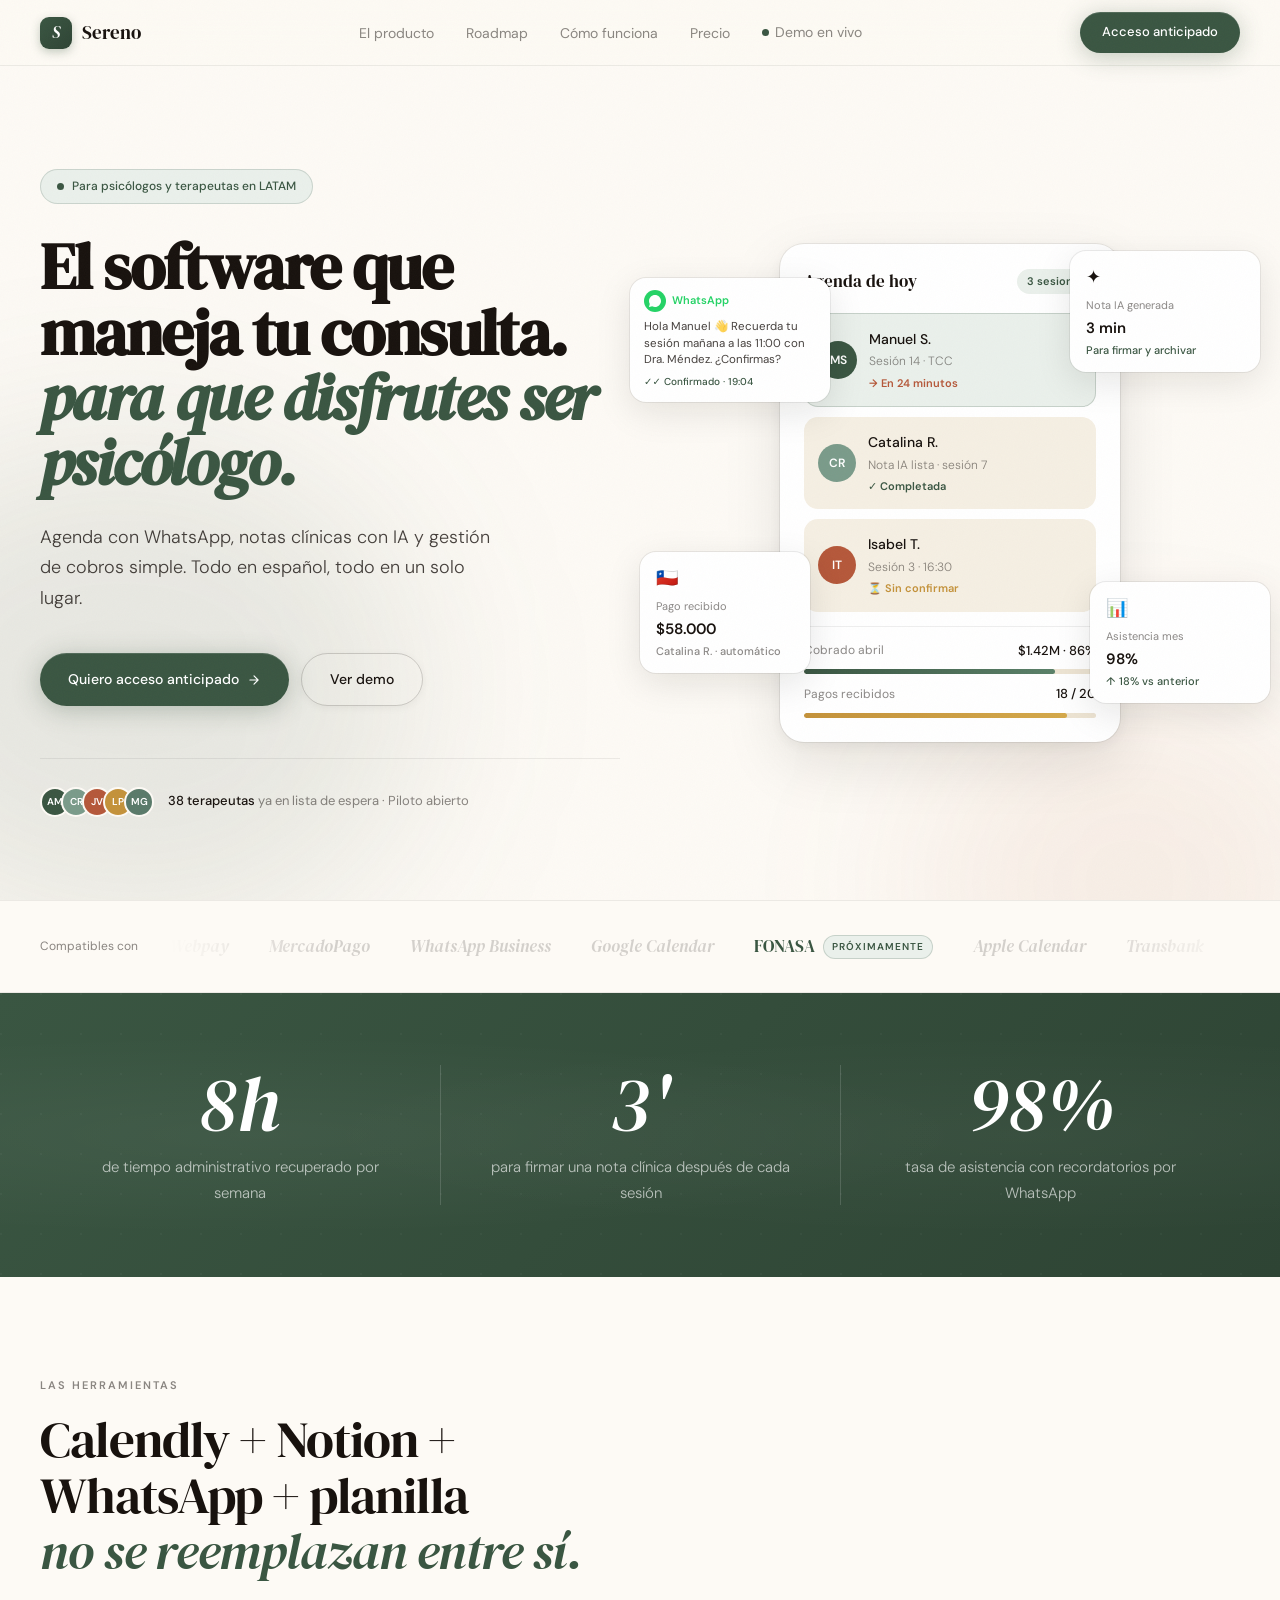
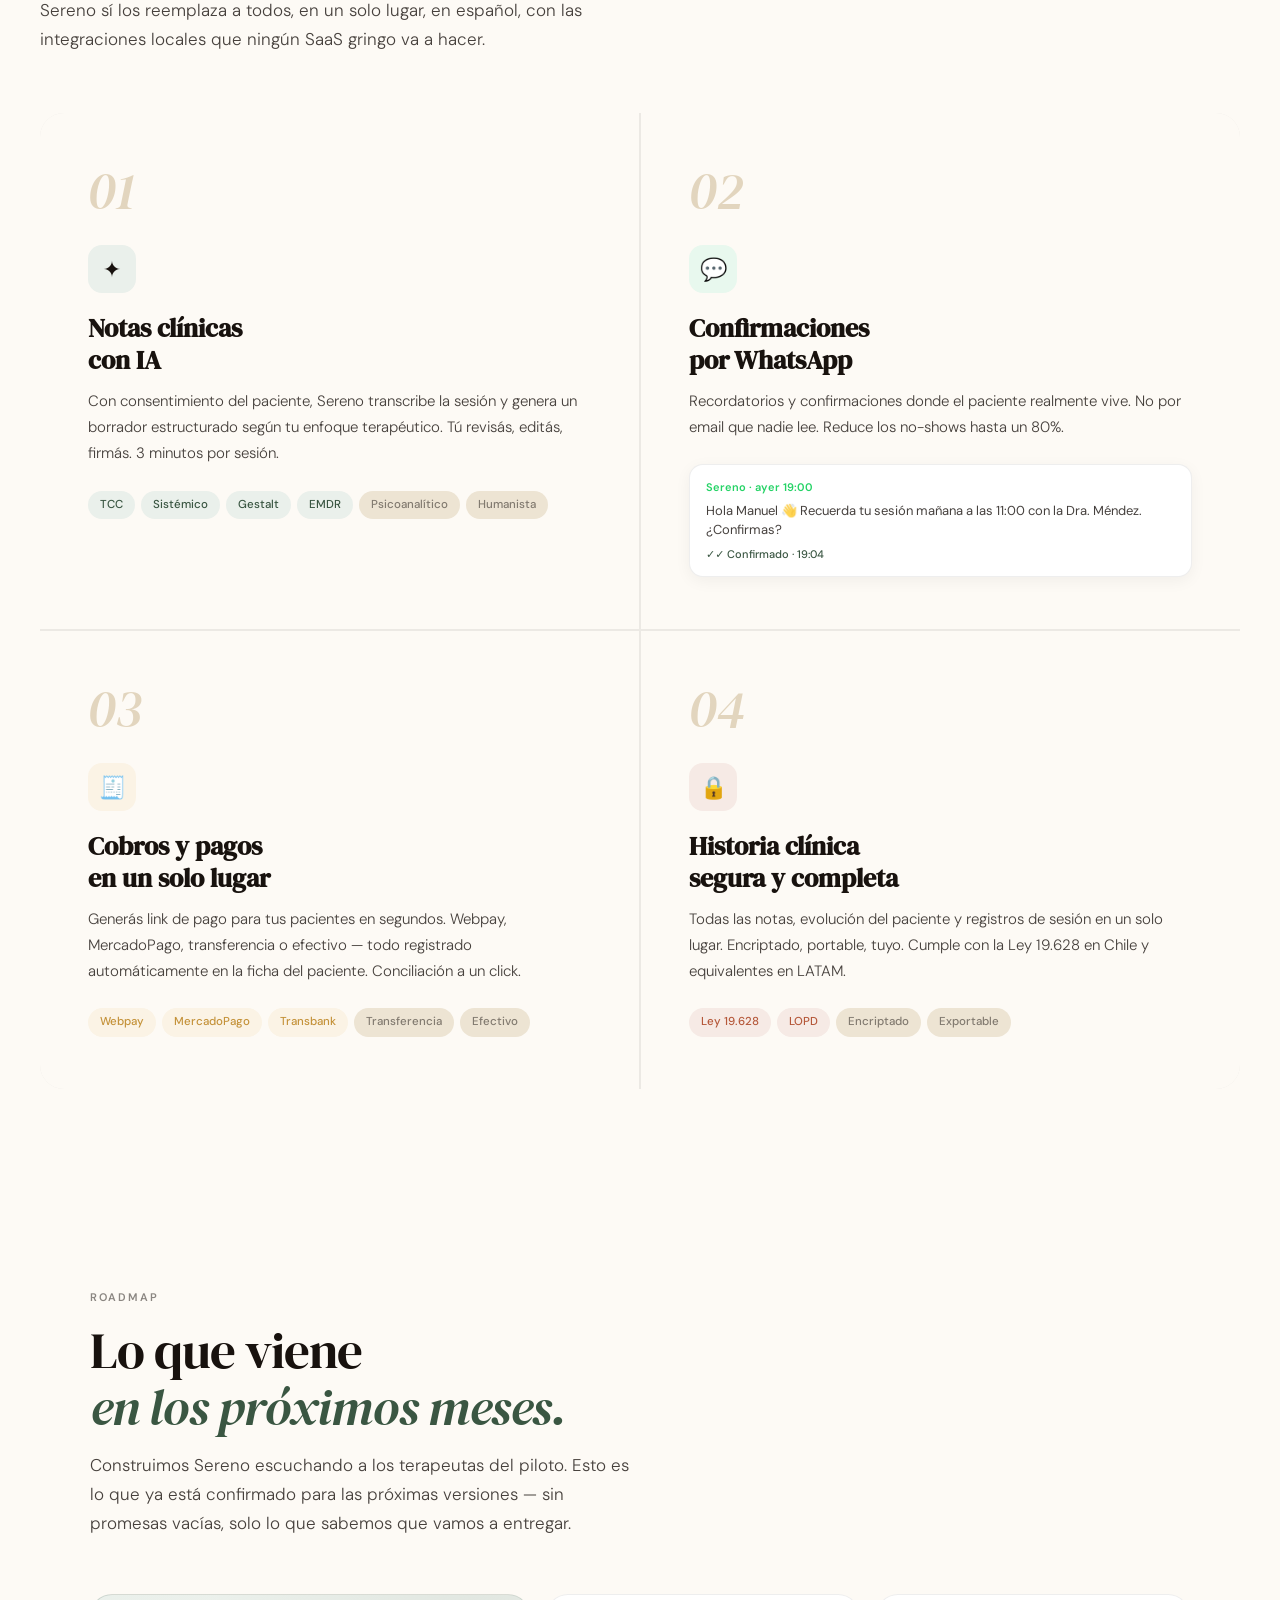
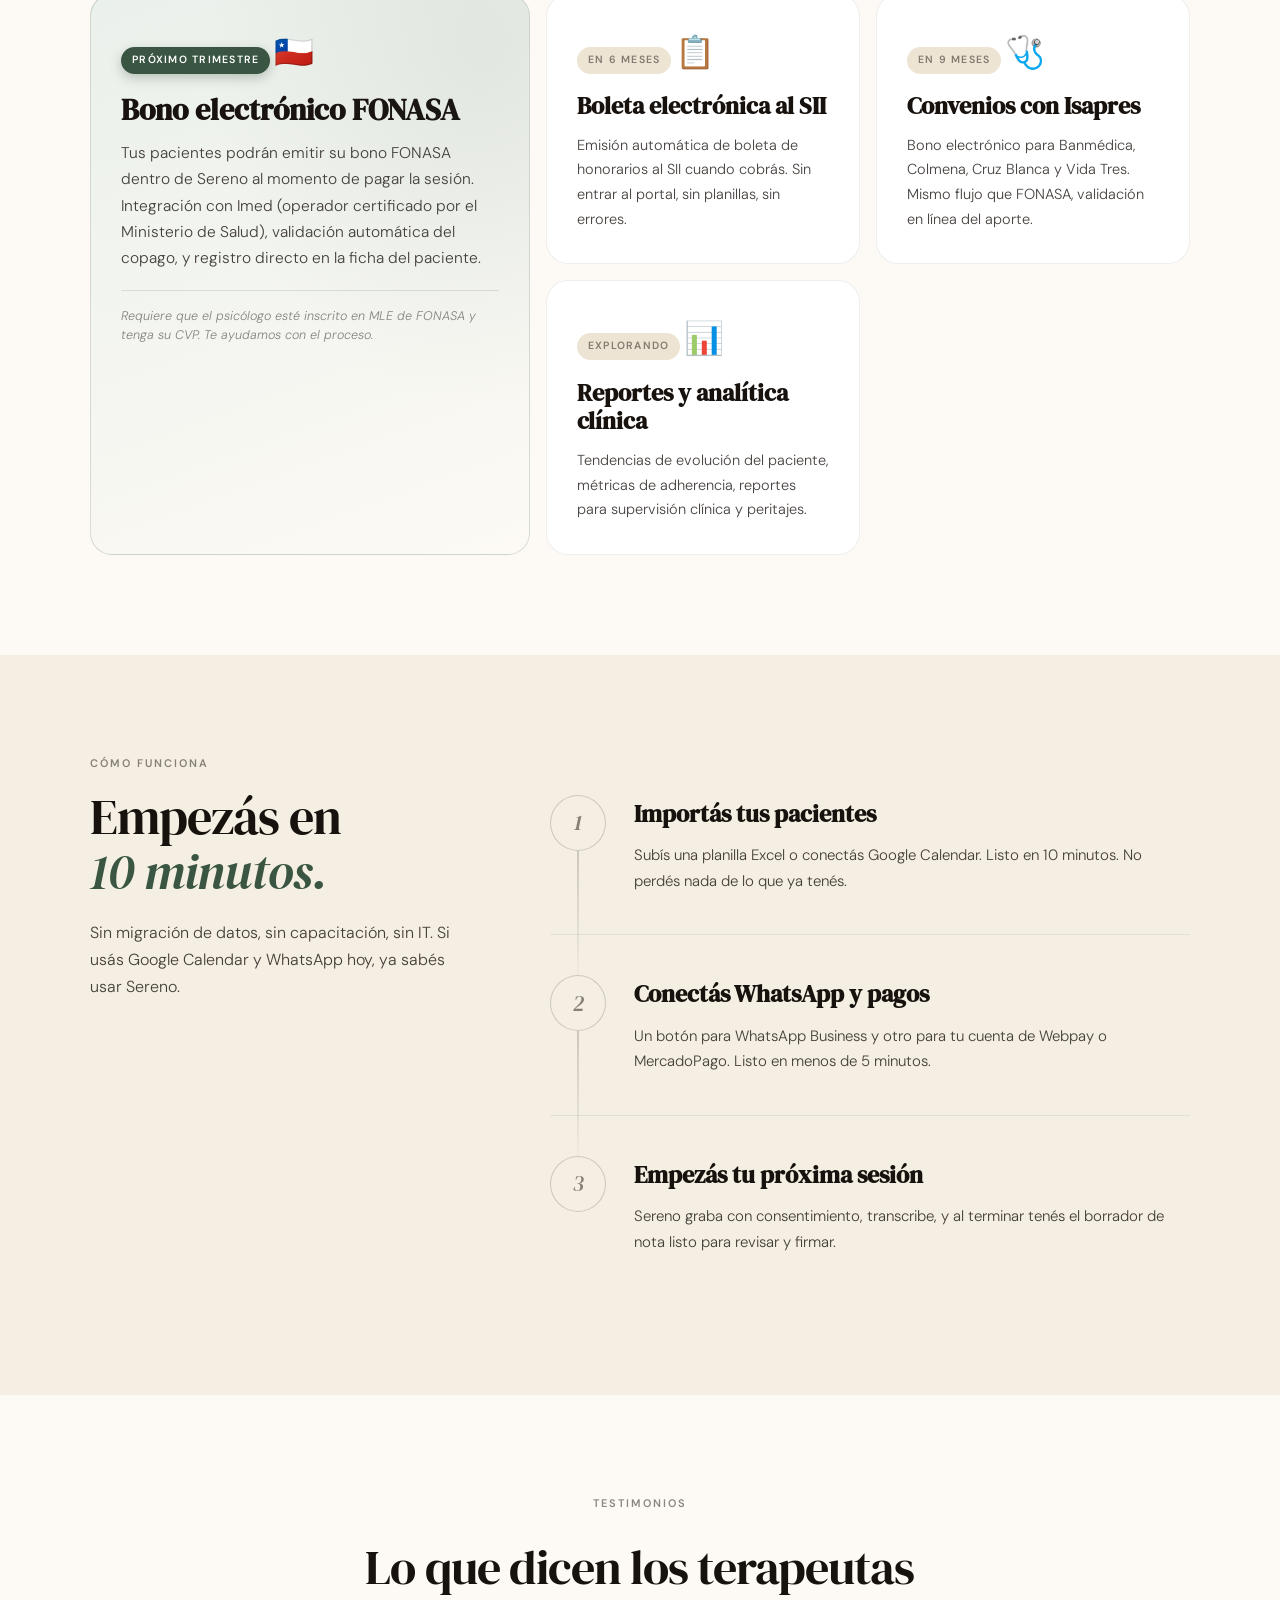
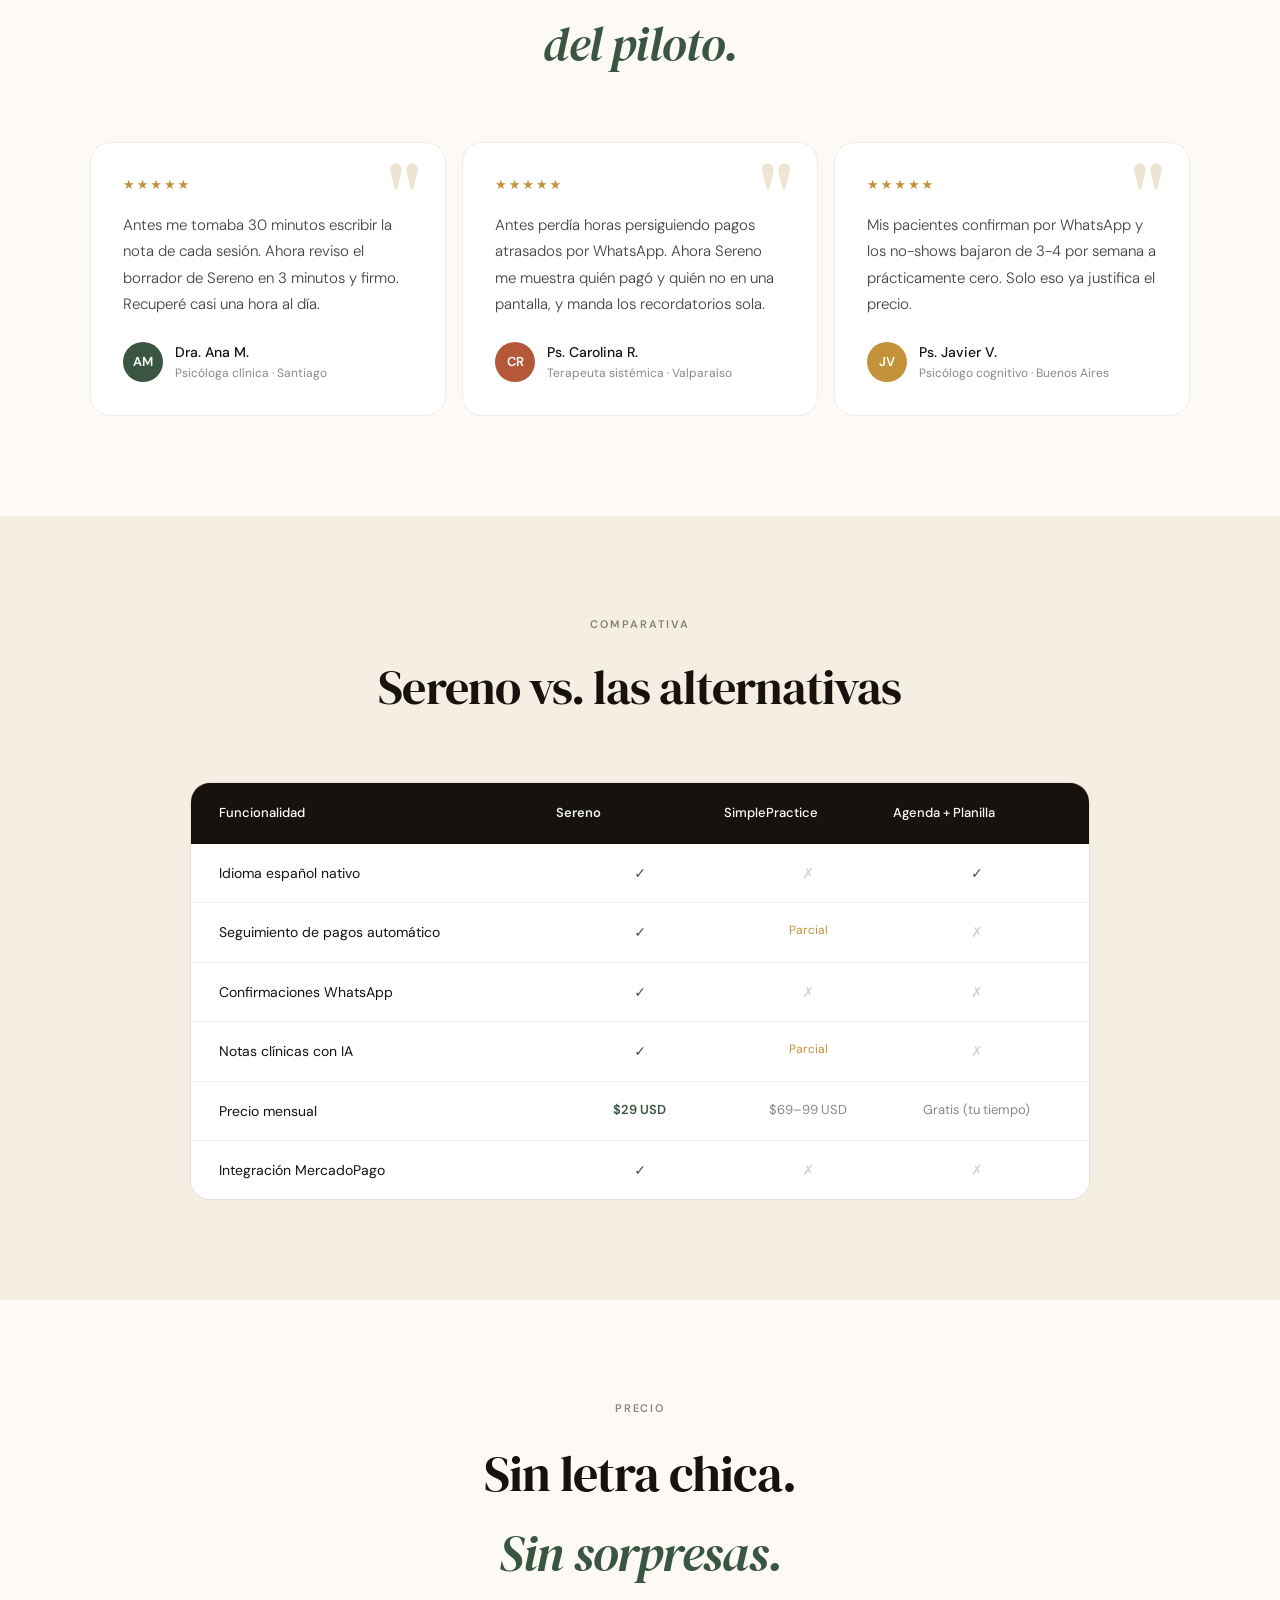
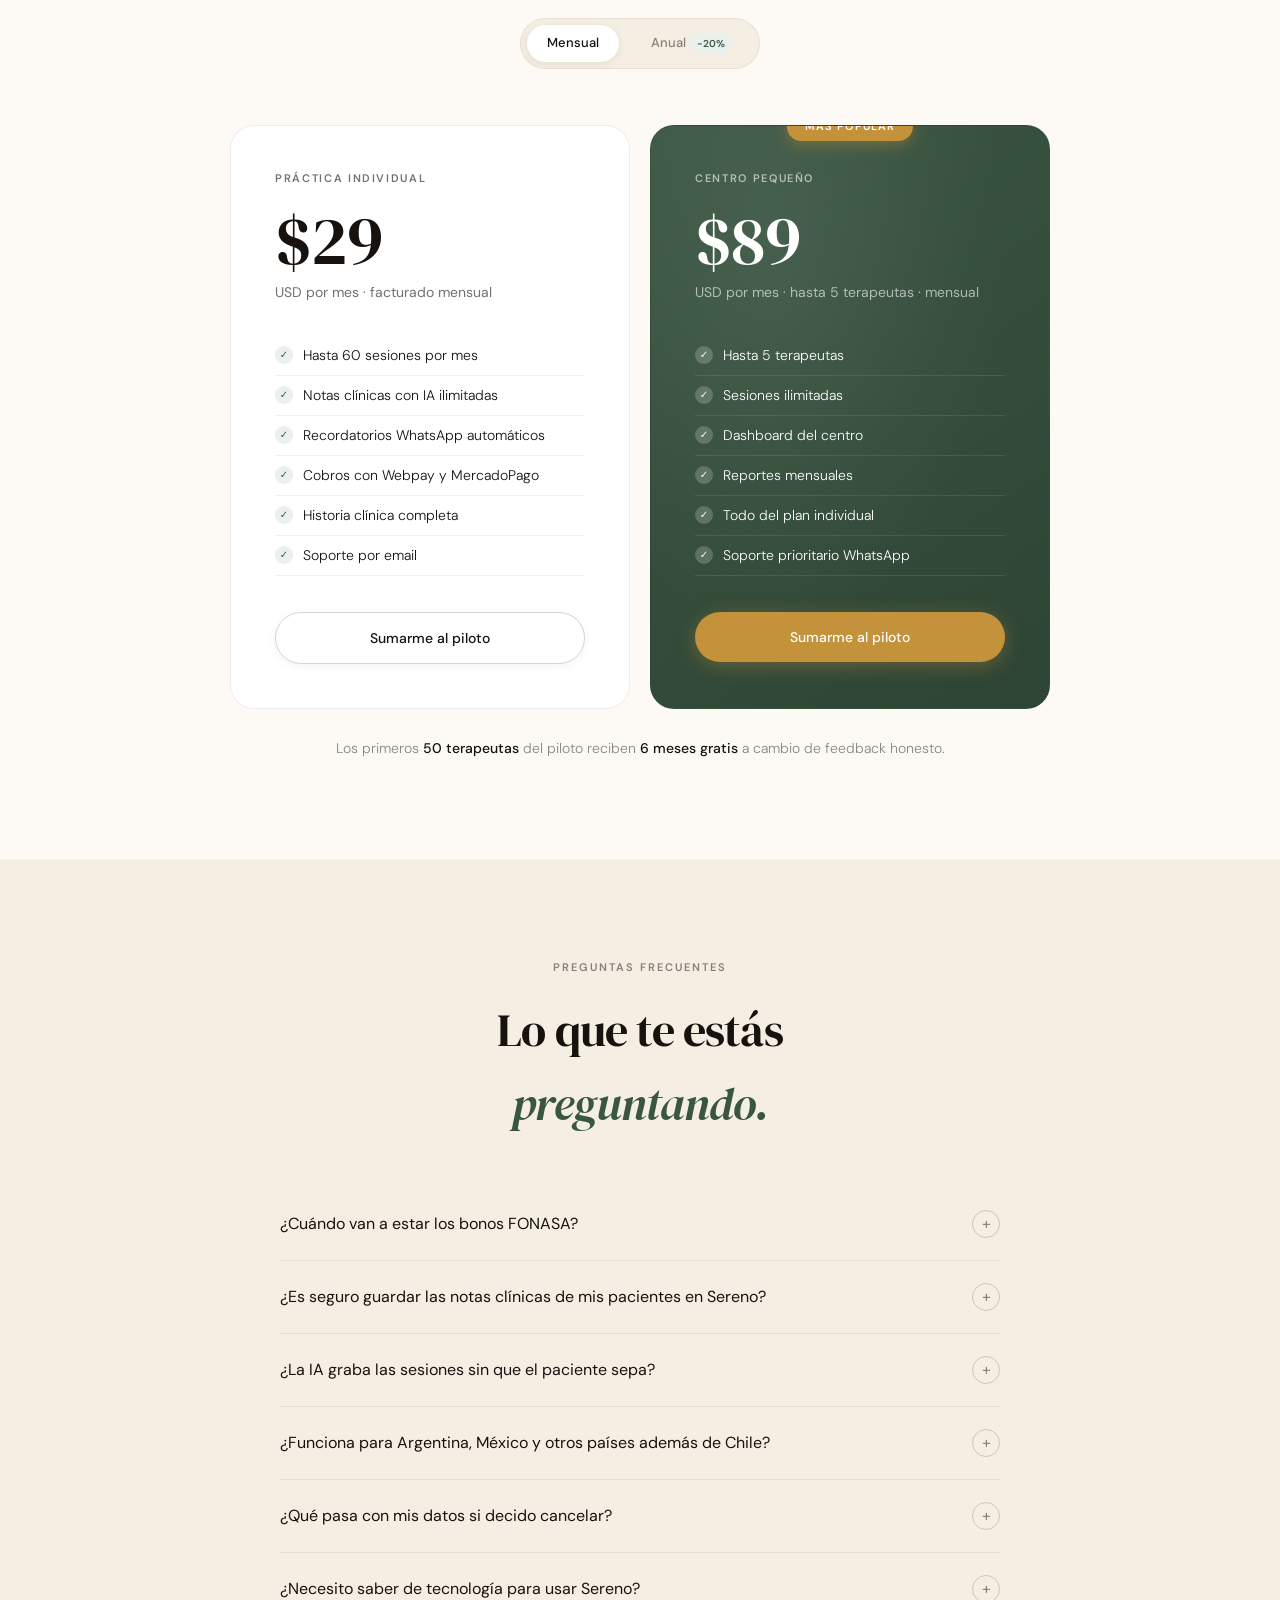
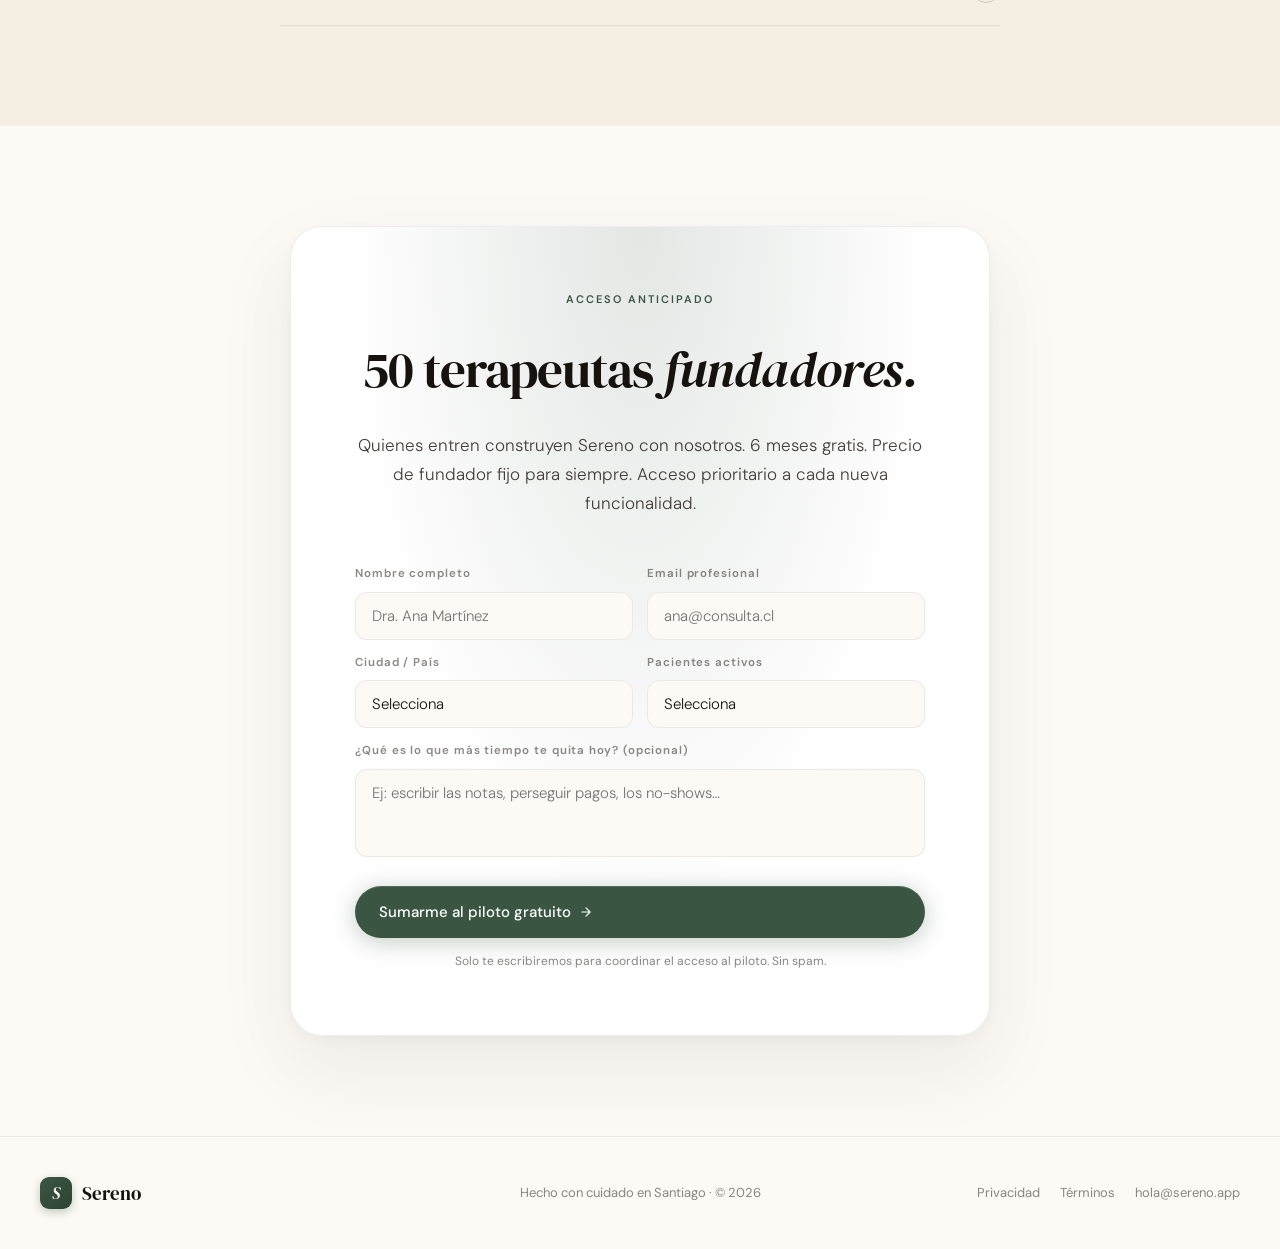
<file: index.html>
<!DOCTYPE html>
<html lang="es">
<head>
<meta charset="UTF-8">
<meta name="viewport" content="width=device-width, initial-scale=1.0">
<title>Sereno · El software que maneja tu consulta, para que disfrutes ser psicólogo.</title>
<link rel="preconnect" href="https://fonts.googleapis.com">
<link rel="preconnect" href="https://fonts.gstatic.com" crossorigin>
<link href="https://fonts.googleapis.com/css2?family=DM+Serif+Display:ital@0;1&family=DM+Sans:ital,opsz,wght@0,9..40,300;0,9..40,400;0,9..40,500;0,9..40,600;1,9..40,300;1,9..40,400&display=swap" rel="stylesheet">
<link rel="stylesheet" href="styles.css">
</head>
<body>

<!-- BLOB STAGE -->
<div id="blob-stage" aria-hidden="true"></div>

<!-- NAV -->
<nav id="nav">
  <a href="#" class="nav-logo">
    <div class="nav-mark"><span>S</span></div>
    <span class="nav-wordmark">Sereno</span>
  </a>
  <ul class="nav-links">
    <li><a href="#features">El producto</a></li>
    <li><a href="#roadmap">Roadmap</a></li>
    <li><a href="#como">Cómo funciona</a></li>
    <li><a href="#precio">Precio</a></li>
    <li>
      <a href="dashboard.html" class="nav-live">
        <span class="live-pip"></span> Demo en vivo
      </a>
    </li>
  </ul>
  <a href="#waitlist" class="btn btn-moss" style="padding:10px 22px; font-size:13px;">Acceso anticipado</a>
</nav>

<!-- HERO -->
<section class="hero">
  <div class="hero-left">
    <div class="hero-eyebrow">
      <span class="live-pip"></span>
      Para psicólogos y terapeutas en LATAM
    </div>
    <h1 class="hero-h1">
      El software que maneja tu consulta.<br>
      <em>para que disfrutes ser psicólogo.</em>
    </h1>
    <p class="hero-sub">
      Agenda con WhatsApp, notas clínicas con IA y gestión de cobros simple. Todo en español, todo en un solo lugar.
    </p>
    <div class="hero-cta">
      <a href="#waitlist" class="btn btn-moss">
        Quiero acceso anticipado
        <svg width="14" height="14" fill="none" stroke="currentColor" stroke-width="2" stroke-linecap="round" stroke-linejoin="round" viewBox="0 0 24 24"><path d="M5 12h14M12 5l7 7-7 7"/></svg>
      </a>
      <a href="dashboard.html" class="btn btn-outline">Ver demo</a>
    </div>
    <div class="hero-proof">
      <div class="proof-avatars">
        <span style="background:#3A5642">AM</span>
        <span style="background:#7A9B8A">CR</span>
        <span style="background:#B5583A">JV</span>
        <span style="background:#C4923A">LP</span>
        <span style="background:#5A7A6A">MG</span>
      </div>
      <p class="proof-text"><strong>38 terapeutas</strong> ya en lista de espera · Piloto abierto</p>
    </div>
  </div>

  <div class="hero-right">
    <!-- WhatsApp chip -->
    <div class="wsp-chip">
      <div class="wsp-header">
        <div class="wsp-dot">
          <svg viewBox="0 0 24 24"><path d="M17.472 14.382c-.297-.149-1.758-.867-2.03-.967-.273-.099-.471-.148-.67.15-.197.297-.767.966-.94 1.164-.173.199-.347.223-.644.075-.297-.15-1.255-.463-2.39-1.475-.883-.788-1.48-1.761-1.653-2.059-.173-.297-.018-.458.13-.606.134-.133.298-.347.446-.52.149-.174.198-.298.298-.497.099-.198.05-.371-.025-.52-.075-.149-.669-1.612-.916-2.207-.242-.579-.487-.5-.669-.51-.173-.008-.371-.01-.57-.01-.198 0-.52.074-.792.372-.272.297-1.04 1.016-1.04 2.479 0 1.462 1.065 2.875 1.213 3.074.149.198 2.096 3.2 5.077 4.487.709.306 1.262.489 1.694.625.712.227 1.36.195 1.871.118.571-.085 1.758-.719 2.006-1.413.248-.694.248-1.289.173-1.413-.074-.124-.272-.198-.57-.347z"/><path d="M12 0C5.373 0 0 5.373 0 12c0 2.127.558 4.126 1.532 5.858L.057 23.448a.5.5 0 00.495.552h.005l5.746-1.505A11.95 11.95 0 0012 24c6.627 0 12-5.373 12-12S18.627 0 12 0z"/></svg>
        </div>
        <span class="wsp-brand">WhatsApp</span>
      </div>
      <div class="wsp-msg">Hola Manuel 👋 Recuerda tu sesión mañana a las 11:00 con Dra. Méndez. ¿Confirmas?</div>
      <div class="wsp-tick">✓✓ Confirmado · 19:04</div>
    </div>

    <!-- Main card -->
    <div class="hero-card">
      <div class="hc-top">
        <div class="hc-heading">Agenda de hoy</div>
        <div class="hc-badge">3 sesiones</div>
      </div>

      <div class="hc-session active">
        <div class="hc-ava" style="background:var(--moss)">MS</div>
        <div>
          <div class="hc-name">Manuel S.</div>
          <div class="hc-meta">Sesión 14 · TCC</div>
          <div class="hc-time soon">→ En 24 minutos</div>
        </div>
      </div>
      <div class="hc-session">
        <div class="hc-ava" style="background:#7A9B8A">CR</div>
        <div>
          <div class="hc-name">Catalina R.</div>
          <div class="hc-meta">Nota IA lista · sesión 7</div>
          <div class="hc-time ok">✓ Completada</div>
        </div>
      </div>
      <div class="hc-session">
        <div class="hc-ava" style="background:var(--rust)">IT</div>
        <div>
          <div class="hc-name">Isabel T.</div>
          <div class="hc-meta">Sesión 3 · 16:30</div>
          <div class="hc-time" style="color:var(--gold)">⏳ Sin confirmar</div>
        </div>
      </div>

      <div class="hc-sep"></div>
      <div class="hc-stat">
        <span class="hc-stat-l">Cobrado abril</span>
        <span class="hc-stat-r">$1.42M · 86%</span>
      </div>
      <div class="hc-bar"><div class="hc-fill" style="width:86%;background:linear-gradient(90deg,var(--moss),#5a8068)"></div></div>
      <div class="hc-stat" style="margin-top:10px">
        <span class="hc-stat-l">Pagos recibidos</span>
        <span class="hc-stat-r">18 / 20</span>
      </div>
      <div class="hc-bar"><div class="hc-fill" style="width:90%;background:linear-gradient(90deg,var(--gold),#d4a84a)"></div></div>
    </div>

    <!-- Floating chips -->
    <div class="chip chip-1">
      <div class="chip-icon">✦</div>
      <div class="chip-label">Nota IA generada</div>
      <div class="chip-value">3 min</div>
      <div class="chip-sub" style="color:var(--moss)">Para firmar y archivar</div>
    </div>
    <div class="chip chip-2">
      <div class="chip-icon">📊</div>
      <div class="chip-label">Asistencia mes</div>
      <div class="chip-value">98%</div>
      <div class="chip-sub" style="color:var(--moss)">↑ 18% vs anterior</div>
    </div>
    <div class="chip chip-3">
      <div class="chip-icon">🇨🇱</div>
      <div class="chip-label">Pago recibido</div>
      <div class="chip-value">$58.000</div>
      <div class="chip-sub" style="color:var(--ink-50)">Catalina R. · automático</div>
    </div>
  </div>
</section>

<!-- PROOF BAR -->
<div class="proof-bar reveal">
  <span class="proof-bar-label">Compatibles con</span>
  <div class="proof-scroll-wrap">
    <div class="proof-scroll" id="proof-scroll">
      <span class="proof-logo">Webpay</span>
      <span class="proof-logo">MercadoPago</span>
      <span class="proof-logo">WhatsApp Business</span>
      <span class="proof-logo">Google Calendar</span>
      <span class="proof-logo proof-soon">FONASA <em>próximamente</em></span>
      <span class="proof-logo">Apple Calendar</span>
      <span class="proof-logo">Transbank</span>
      <span class="proof-logo">Stripe</span>
      <span class="proof-logo">Zoom</span>
      <!-- duplicado para loop infinito -->
      <span class="proof-logo">Webpay</span>
      <span class="proof-logo">MercadoPago</span>
      <span class="proof-logo">WhatsApp Business</span>
      <span class="proof-logo">Google Calendar</span>
      <span class="proof-logo proof-soon">FONASA <em>próximamente</em></span>
      <span class="proof-logo">Apple Calendar</span>
      <span class="proof-logo">Transbank</span>
      <span class="proof-logo">Stripe</span>
      <span class="proof-logo">Zoom</span>
    </div>
  </div>
</div>

<!-- STATS BAND -->
<div class="stats-band">
  <div class="stat-item reveal">
    <span class="stat-num"><span class="stat-counter" data-target="8">0</span>h</span>
    <span class="stat-desc">de tiempo administrativo recuperado por semana</span>
  </div>
  <div class="stat-item reveal d2">
    <span class="stat-num"><span class="stat-counter" data-target="3">0</span>'</span>
    <span class="stat-desc">para firmar una nota clínica después de cada sesión</span>
  </div>
  <div class="stat-item reveal d4">
    <span class="stat-num"><span class="stat-counter" data-target="98">0</span>%</span>
    <span class="stat-desc">tasa de asistencia con recordatorios por WhatsApp</span>
  </div>
</div>

<!-- FEATURES -->
<section class="features" id="features">
  <div class="features-header reveal">
    <p class="label">Las herramientas</p>
    <h2 class="serif">Calendly + Notion + WhatsApp + planilla<br><em class="serif-i" style="color:var(--moss)">no se reemplazan entre sí.</em></h2>
    <p style="font-size:17px;color:var(--ink-80);font-weight:300;margin-top:16px;line-height:1.7">Sereno sí los reemplaza a todos, en un solo lugar, en español, con las integraciones locales que ningún SaaS gringo va a hacer.</p>
  </div>

  <div class="features-grid reveal-scale">
    <div class="feature-card">
      <div class="fc-num">01</div>
      <div class="fc-icon" style="background:var(--moss-light)">✦</div>
      <h3 class="fc-title">Notas clínicas<br>con IA</h3>
      <p class="fc-body">Con consentimiento del paciente, Sereno transcribe la sesión y genera un borrador estructurado según tu enfoque terapéutico. Tú revisás, editás, firmás. 3 minutos por sesión.</p>
      <div class="fc-tags">
        <span class="tag tag-moss">TCC</span>
        <span class="tag tag-moss">Sistémico</span>
        <span class="tag tag-moss">Gestalt</span>
        <span class="tag tag-moss">EMDR</span>
        <span class="tag tag-plain">Psicoanalítico</span>
        <span class="tag tag-plain">Humanista</span>
      </div>
    </div>

    <div class="feature-card">
      <div class="fc-num">02</div>
      <div class="fc-icon" style="background:#E8F8EE">💬</div>
      <h3 class="fc-title">Confirmaciones<br>por WhatsApp</h3>
      <p class="fc-body">Recordatorios y confirmaciones donde el paciente realmente vive. No por email que nadie lee. Reduce los no-shows hasta un 80%.</p>
      <div class="fc-bubble">
        <div class="sender">Sereno · ayer 19:00</div>
        Hola Manuel 👋 Recuerda tu sesión mañana a las 11:00 con la Dra. Méndez. ¿Confirmas?
        <div class="tick">✓✓ Confirmado · 19:04</div>
      </div>
    </div>

    <div class="feature-card">
      <div class="fc-num">03</div>
      <div class="fc-icon" style="background:var(--gold-light)">🧾</div>
      <h3 class="fc-title">Cobros y pagos<br>en un solo lugar</h3>
      <p class="fc-body">Generás link de pago para tus pacientes en segundos. Webpay, MercadoPago, transferencia o efectivo — todo registrado automáticamente en la ficha del paciente. Conciliación a un click.</p>
      <div class="fc-tags">
        <span class="tag tag-gold">Webpay</span>
        <span class="tag tag-gold">MercadoPago</span>
        <span class="tag tag-gold">Transbank</span>
        <span class="tag tag-plain">Transferencia</span>
        <span class="tag tag-plain">Efectivo</span>
      </div>
    </div>

    <div class="feature-card">
      <div class="fc-num">04</div>
      <div class="fc-icon" style="background:var(--rust-light)">🔒</div>
      <h3 class="fc-title">Historia clínica<br>segura y completa</h3>
      <p class="fc-body">Todas las notas, evolución del paciente y registros de sesión en un solo lugar. Encriptado, portable, tuyo. Cumple con la Ley 19.628 en Chile y equivalentes en LATAM.</p>
      <div class="fc-tags">
        <span class="tag tag-rust">Ley 19.628</span>
        <span class="tag tag-rust">LOPD</span>
        <span class="tag tag-plain">Encriptado</span>
        <span class="tag tag-plain">Exportable</span>
      </div>
    </div>
  </div>
</section>

<!-- ROADMAP / PRÓXIMAMENTE -->
<section class="roadmap" id="roadmap">
  <div class="roadmap-inner">
    <div class="roadmap-header reveal">
      <p class="label">Roadmap</p>
      <h2 class="serif">Lo que viene<br><em class="serif-i" style="color:var(--moss)">en los próximos meses.</em></h2>
      <p style="font-size:17px;color:var(--ink-80);font-weight:300;margin-top:16px;line-height:1.7;max-width:540px">
        Construimos Sereno escuchando a los terapeutas del piloto. Esto es lo que ya está confirmado para las próximas versiones — sin promesas vacías, solo lo que sabemos que vamos a entregar.
      </p>
    </div>

    <div class="roadmap-grid">
      <div class="roadmap-card highlight reveal d1">
        <div class="rc-tag rc-tag-soon">Próximo trimestre</div>
        <div class="rc-icon">🇨🇱</div>
        <h3 class="rc-title">Bono electrónico FONASA</h3>
        <p class="rc-body">Tus pacientes podrán emitir su bono FONASA dentro de Sereno al momento de pagar la sesión. Integración con Imed (operador certificado por el Ministerio de Salud), validación automática del copago, y registro directo en la ficha del paciente.</p>
        <p class="rc-note">Requiere que el psicólogo esté inscrito en MLE de FONASA y tenga su CVP. Te ayudamos con el proceso.</p>
      </div>

      <div class="roadmap-card reveal d2">
        <div class="rc-tag">En 6 meses</div>
        <div class="rc-icon">📋</div>
        <h3 class="rc-title">Boleta electrónica al SII</h3>
        <p class="rc-body">Emisión automática de boleta de honorarios al SII cuando cobrás. Sin entrar al portal, sin planillas, sin errores.</p>
      </div>

      <div class="roadmap-card reveal d3">
        <div class="rc-tag">En 9 meses</div>
        <div class="rc-icon">🩺</div>
        <h3 class="rc-title">Convenios con Isapres</h3>
        <p class="rc-body">Bono electrónico para Banmédica, Colmena, Cruz Blanca y Vida Tres. Mismo flujo que FONASA, validación en línea del aporte.</p>
      </div>

      <div class="roadmap-card reveal d4">
        <div class="rc-tag">Explorando</div>
        <div class="rc-icon">📊</div>
        <h3 class="rc-title">Reportes y analítica clínica</h3>
        <p class="rc-body">Tendencias de evolución del paciente, métricas de adherencia, reportes para supervisión clínica y peritajes.</p>
      </div>
    </div>
  </div>
</section>

<!-- HOW IT WORKS -->
<section class="how" id="como">
  <div class="how-inner">
    <div class="how-sticky reveal-left">
      <p class="label">Cómo funciona</p>
      <h2 class="serif how-h2">Empezás en<br><em class="serif-i" style="color:var(--moss)">10 minutos.</em></h2>
      <p class="how-sub">Sin migración de datos, sin capacitación, sin IT. Si usás Google Calendar y WhatsApp hoy, ya sabés usar Sereno.</p>
    </div>

    <div class="steps reveal-right">
      <div class="step">
        <div class="step-num-wrap">
          <div class="step-num">1</div>
          <div class="step-line"></div>
        </div>
        <div>
          <h3 class="step-title">Importás tus pacientes</h3>
          <p class="step-body">Subís una planilla Excel o conectás Google Calendar. Listo en 10 minutos. No perdés nada de lo que ya tenés.</p>
        </div>
      </div>
      <div class="step">
        <div class="step-num-wrap">
          <div class="step-num">2</div>
          <div class="step-line"></div>
        </div>
        <div>
          <h3 class="step-title">Conectás WhatsApp y pagos</h3>
          <p class="step-body">Un botón para WhatsApp Business y otro para tu cuenta de Webpay o MercadoPago. Listo en menos de 5 minutos.</p>
        </div>
      </div>
      <div class="step">
        <div class="step-num-wrap">
          <div class="step-num">3</div>
        </div>
        <div>
          <h3 class="step-title">Empezás tu próxima sesión</h3>
          <p class="step-body">Sereno graba con consentimiento, transcribe, y al terminar tenés el borrador de nota listo para revisar y firmar.</p>
        </div>
      </div>
    </div>
  </div>
</section>

<!-- TESTIMONIALS -->
<section class="testi" id="testimonios">
  <div class="testi-header reveal">
    <p class="label">Testimonios</p>
    <h2 class="serif">Lo que dicen los terapeutas<br><em class="serif-i" style="color:var(--moss)">del piloto.</em></h2>
  </div>
  <div class="testi-grid">
    <div class="testi-card reveal d1">
      <div class="testi-stars">★★★★★</div>
      <p class="testi-body">Antes me tomaba 30 minutos escribir la nota de cada sesión. Ahora reviso el borrador de Sereno en 3 minutos y firmo. Recuperé casi una hora al día.</p>
      <div class="testi-author">
        <div class="testi-ava" style="background:var(--moss)">AM</div>
        <div>
          <div class="testi-name">Dra. Ana M.</div>
          <div class="testi-role">Psicóloga clínica · Santiago</div>
        </div>
      </div>
    </div>
    <div class="testi-card reveal d2">
      <div class="testi-stars">★★★★★</div>
      <p class="testi-body">Antes perdía horas persiguiendo pagos atrasados por WhatsApp. Ahora Sereno me muestra quién pagó y quién no en una pantalla, y manda los recordatorios sola.</p>
      <div class="testi-author">
        <div class="testi-ava" style="background:var(--rust)">CR</div>
        <div>
          <div class="testi-name">Ps. Carolina R.</div>
          <div class="testi-role">Terapeuta sistémica · Valparaíso</div>
        </div>
      </div>
    </div>
    <div class="testi-card reveal d3">
      <div class="testi-stars">★★★★★</div>
      <p class="testi-body">Mis pacientes confirman por WhatsApp y los no-shows bajaron de 3-4 por semana a prácticamente cero. Solo eso ya justifica el precio.</p>
      <div class="testi-author">
        <div class="testi-ava" style="background:var(--gold)">JV</div>
        <div>
          <div class="testi-name">Ps. Javier V.</div>
          <div class="testi-role">Psicólogo cognitivo · Buenos Aires</div>
        </div>
      </div>
    </div>
  </div>
</section>

<!-- COMPARISON -->
<section class="compare" id="comparativa">
  <div class="compare-header reveal">
    <p class="label">Comparativa</p>
    <h2 class="serif">Sereno vs. las alternativas</h2>
  </div>
  <div class="compare-table reveal-scale">
    <div class="ct-head">
      <div>Funcionalidad</div>
      <div class="ct-sereno">Sereno</div>
      <div>SimplePractice</div>
      <div>Agenda + Planilla</div>
    </div>
    <div class="ct-row">
      <div class="ct-feature">Idioma español nativo</div>
      <div class="ct-val check">✓</div>
      <div class="ct-val cross">✗</div>
      <div class="ct-val check">✓</div>
    </div>
    <div class="ct-row">
      <div class="ct-feature">Seguimiento de pagos automático</div>
      <div class="ct-val check">✓</div>
      <div class="ct-val partial">Parcial</div>
      <div class="ct-val cross">✗</div>
    </div>
    <div class="ct-row">
      <div class="ct-feature">Confirmaciones WhatsApp</div>
      <div class="ct-val check">✓</div>
      <div class="ct-val cross">✗</div>
      <div class="ct-val cross">✗</div>
    </div>
    <div class="ct-row">
      <div class="ct-feature">Notas clínicas con IA</div>
      <div class="ct-val check">✓</div>
      <div class="ct-val partial">Parcial</div>
      <div class="ct-val cross">✗</div>
    </div>
    <div class="ct-row">
      <div class="ct-feature">Precio mensual</div>
      <div class="ct-val check" style="color:var(--moss);font-size:13px">$29 USD</div>
      <div class="ct-val" style="font-size:13px;color:var(--ink-50)">$69–99 USD</div>
      <div class="ct-val" style="font-size:13px;color:var(--ink-50)">Gratis (tu tiempo)</div>
    </div>
    <div class="ct-row">
      <div class="ct-feature">Integración MercadoPago</div>
      <div class="ct-val check">✓</div>
      <div class="ct-val cross">✗</div>
      <div class="ct-val cross">✗</div>
    </div>
  </div>
</section>

<!-- PRICING -->
<section class="pricing" id="precio">
  <div class="pricing-header reveal">
    <p class="label">Precio</p>
    <h2 class="serif">Sin letra chica.<br><em class="serif-i" style="color:var(--moss)">Sin sorpresas.</em></h2>
    <div class="pricing-toggle">
      <div class="pt-option active" id="toggle-monthly" onclick="setToggle('monthly')">Mensual</div>
      <div class="pt-option" id="toggle-annual" onclick="setToggle('annual')">
        Anual <span class="pt-save">−20%</span>
      </div>
    </div>
  </div>

  <div class="pricing-grid reveal-scale">
    <div class="price-card">
      <div class="pc-plan">Práctica individual</div>
      <div class="pc-price" id="price-ind">$29</div>
      <div class="pc-period">USD por mes · facturado <span id="period-ind">mensual</span></div>
      <ul class="pc-features">
        <li><span class="tick">✓</span> Hasta 60 sesiones por mes</li>
        <li><span class="tick">✓</span> Notas clínicas con IA ilimitadas</li>
        <li><span class="tick">✓</span> Recordatorios WhatsApp automáticos</li>
        <li><span class="tick">✓</span> Cobros con Webpay y MercadoPago</li>
        <li><span class="tick">✓</span> Historia clínica completa</li>
        <li><span class="tick">✓</span> Soporte por email</li>
      </ul>
      <a href="#waitlist" class="btn btn-outline" style="width:100%;justify-content:center;padding:14px">Sumarme al piloto</a>
    </div>

    <div class="price-card featured">
      <div class="pc-badge">Más popular</div>
      <div class="pc-plan">Centro pequeño</div>
      <div class="pc-price" id="price-cen">$89</div>
      <div class="pc-period">USD por mes · hasta 5 terapeutas · <span id="period-cen">mensual</span></div>
      <ul class="pc-features">
        <li><span class="tick">✓</span> Hasta 5 terapeutas</li>
        <li><span class="tick">✓</span> Sesiones ilimitadas</li>
        <li><span class="tick">✓</span> Dashboard del centro</li>
        <li><span class="tick">✓</span> Reportes mensuales</li>
        <li><span class="tick">✓</span> Todo del plan individual</li>
        <li><span class="tick">✓</span> Soporte prioritario WhatsApp</li>
      </ul>
      <a href="#waitlist" class="btn btn-gold" style="width:100%;justify-content:center;padding:14px">Sumarme al piloto</a>
    </div>
  </div>

  <p style="text-align:center;font-size:14px;color:var(--ink-50);margin-top:28px;font-weight:300">
    Los primeros <strong style="color:var(--ink);font-weight:500">50 terapeutas</strong> del piloto reciben <strong style="color:var(--ink);font-weight:500">6 meses gratis</strong> a cambio de feedback honesto.
  </p>
</section>

<!-- FAQ -->
<section class="faq" id="faq">
  <div class="faq-inner">
    <div class="faq-header reveal">
      <p class="label">Preguntas frecuentes</p>
      <h2 class="serif">Lo que te estás<br><em class="serif-i" style="color:var(--moss)">preguntando.</em></h2>
    </div>

    <div class="faq-item reveal">
      <div class="faq-q" onclick="toggleFaq(this)">
        <span>¿Cuándo van a estar los bonos FONASA?</span>
        <div class="faq-icon">+</div>
      </div>
      <div class="faq-a">Estamos trabajando con Imed (operador certificado por el Ministerio de Salud) para integrar la emisión de bonos electrónicos FONASA dentro de Sereno. La fecha estimada es el próximo trimestre. Para emitir bonos vas a necesitar estar inscrito en la Modalidad de Libre Elección de FONASA y contar con tu Código de Venta Prestador (CVP) — si todavía no los tenés, te guiamos paso a paso en el proceso de inscripción.</div>
    </div>

    <div class="faq-item reveal">
      <div class="faq-q" onclick="toggleFaq(this)">
        <span>¿Es seguro guardar las notas clínicas de mis pacientes en Sereno?</span>
        <div class="faq-icon">+</div>
      </div>
      <div class="faq-a">Sí. Toda la información está encriptada en reposo y en tránsito. Cumplimos con la Ley 19.628 de datos personales en Chile y sus equivalentes en Argentina y México. Tus datos son tuyo y podés exportarlos en cualquier momento. Nunca los vendemos ni compartimos.</div>
    </div>

    <div class="faq-item reveal d1">
      <div class="faq-q" onclick="toggleFaq(this)">
        <span>¿La IA graba las sesiones sin que el paciente sepa?</span>
        <div class="faq-icon">+</div>
      </div>
      <div class="faq-a">No. La grabación solo se activa cuando vos iniciás la sesión en Sereno y el paciente ha firmado el consentimiento informado digital. Si el paciente no consiente, la funcionalidad de IA no está disponible y podés escribir la nota manualmente como siempre.</div>
    </div>

    <div class="faq-item reveal d2">
      <div class="faq-q" onclick="toggleFaq(this)">
        <span>¿Funciona para Argentina, México y otros países además de Chile?</span>
        <div class="faq-icon">+</div>
      </div>
      <div class="faq-a">Sí. Sereno funciona en cualquier país de habla hispana. Los métodos de cobro disponibles dependen del país: en Chile soportamos Webpay, en Argentina y México MercadoPago, y transferencia bancaria en todos lados. Estamos agregando más opciones según la demanda del piloto.</div>
    </div>

    <div class="faq-item reveal d3">
      <div class="faq-q" onclick="toggleFaq(this)">
        <span>¿Qué pasa con mis datos si decido cancelar?</span>
        <div class="faq-icon">+</div>
      </div>
      <div class="faq-a">Podés exportar toda tu historia clínica y datos de pacientes en formato PDF o Excel en cualquier momento, incluso después de cancelar. Tenés 90 días para descargarlos después de cancelar tu suscripción. No hay lock-in.</div>
    </div>

    <div class="faq-item reveal d4">
      <div class="faq-q" onclick="toggleFaq(this)">
        <span>¿Necesito saber de tecnología para usar Sereno?</span>
        <div class="faq-icon">+</div>
      </div>
      <div class="faq-a">No. Si sabés usar WhatsApp y Google Calendar, sabés usar Sereno. La configuración inicial toma menos de 10 minutos y te acompañamos paso a paso por videollamada si lo necesitás. El soporte es en español, claro y sin tecnicismos.</div>
    </div>
  </div>
</section>

<!-- WAITLIST -->
<section class="waitlist" id="waitlist">
  <div class="waitlist-inner reveal-scale">
    <p class="label label-moss">Acceso anticipado</p>
    <h2 class="serif wl-h2">
      50 terapeutas <em class="serif-i">fundadores.</em>
    </h2>
    <p class="wl-sub">
      Quienes entren construyen Sereno con nosotros. 6 meses gratis. Precio de fundador fijo para siempre. Acceso prioritario a cada nueva funcionalidad.
    </p>

    <form class="wl-form" id="wl-form">
      <div class="wl-row">
        <div class="wl-field">
          <label>Nombre completo</label>
          <input type="text" name="nombre" placeholder="Dra. Ana Martínez" required>
        </div>
        <div class="wl-field">
          <label>Email profesional</label>
          <input type="email" name="email" placeholder="ana@consulta.cl" required>
        </div>
      </div>
      <div class="wl-row">
        <div class="wl-field">
          <label>Ciudad / País</label>
          <select name="ciudad" required>
            <option value="">Selecciona</option>
            <option>Santiago, Chile</option>
            <option>Buenos Aires, Argentina</option>
            <option>Ciudad de México</option>
            <option>Bogotá, Colombia</option>
            <option>Lima, Perú</option>
            <option>Montevideo, Uruguay</option>
            <option>Otra ciudad de LATAM</option>
          </select>
        </div>
        <div class="wl-field">
          <label>Pacientes activos</label>
          <select name="pacientes" required>
            <option value="">Selecciona</option>
            <option>Menos de 10</option>
            <option>10 a 25</option>
            <option>25 a 50</option>
            <option>Más de 50</option>
            <option>Trabajo en un centro</option>
          </select>
        </div>
      </div>
      <div class="wl-field" style="margin-bottom:14px">
        <label>¿Qué es lo que más tiempo te quita hoy? (opcional)</label>
        <textarea name="dolor" placeholder="Ej: escribir las notas, perseguir pagos, los no-shows…"></textarea>
      </div>
      <button type="submit" class="btn btn-moss wl-submit">
        Sumarme al piloto gratuito
        <svg width="14" height="14" fill="none" stroke="currentColor" stroke-width="2" stroke-linecap="round" stroke-linejoin="round" viewBox="0 0 24 24"><path d="M5 12h14M12 5l7 7-7 7"/></svg>
      </button>
      <p class="wl-privacy">Solo te escribiremos para coordinar el acceso al piloto. Sin spam.</p>
    </form>

    <div class="wl-success" id="wl-success">
      <div class="wl-check">🌿</div>
      <h3>Estás dentro.</h3>
      <p>Te escribimos en menos de 48 horas. Ya sois <strong id="wl-count">0</strong> terapeutas en la lista.</p>
    </div>
  </div>
</section>

<!-- FOOTER -->
<footer>
  <div class="footer-brand">
    <div class="nav-mark"><span>S</span></div>
    <span class="nav-wordmark">Sereno</span>
  </div>
  <p class="footer-copy">Hecho con cuidado en Santiago · © 2026</p>
  <div class="footer-links">
    <a href="#">Privacidad</a>
    <a href="#">Términos</a>
    <a href="mailto:hola@sereno.app">hola@sereno.app</a>
  </div>
</footer>

<!-- ════ SCRIPTS ════ -->
<script src="script.js"></script>
</body>
</html>
</file>
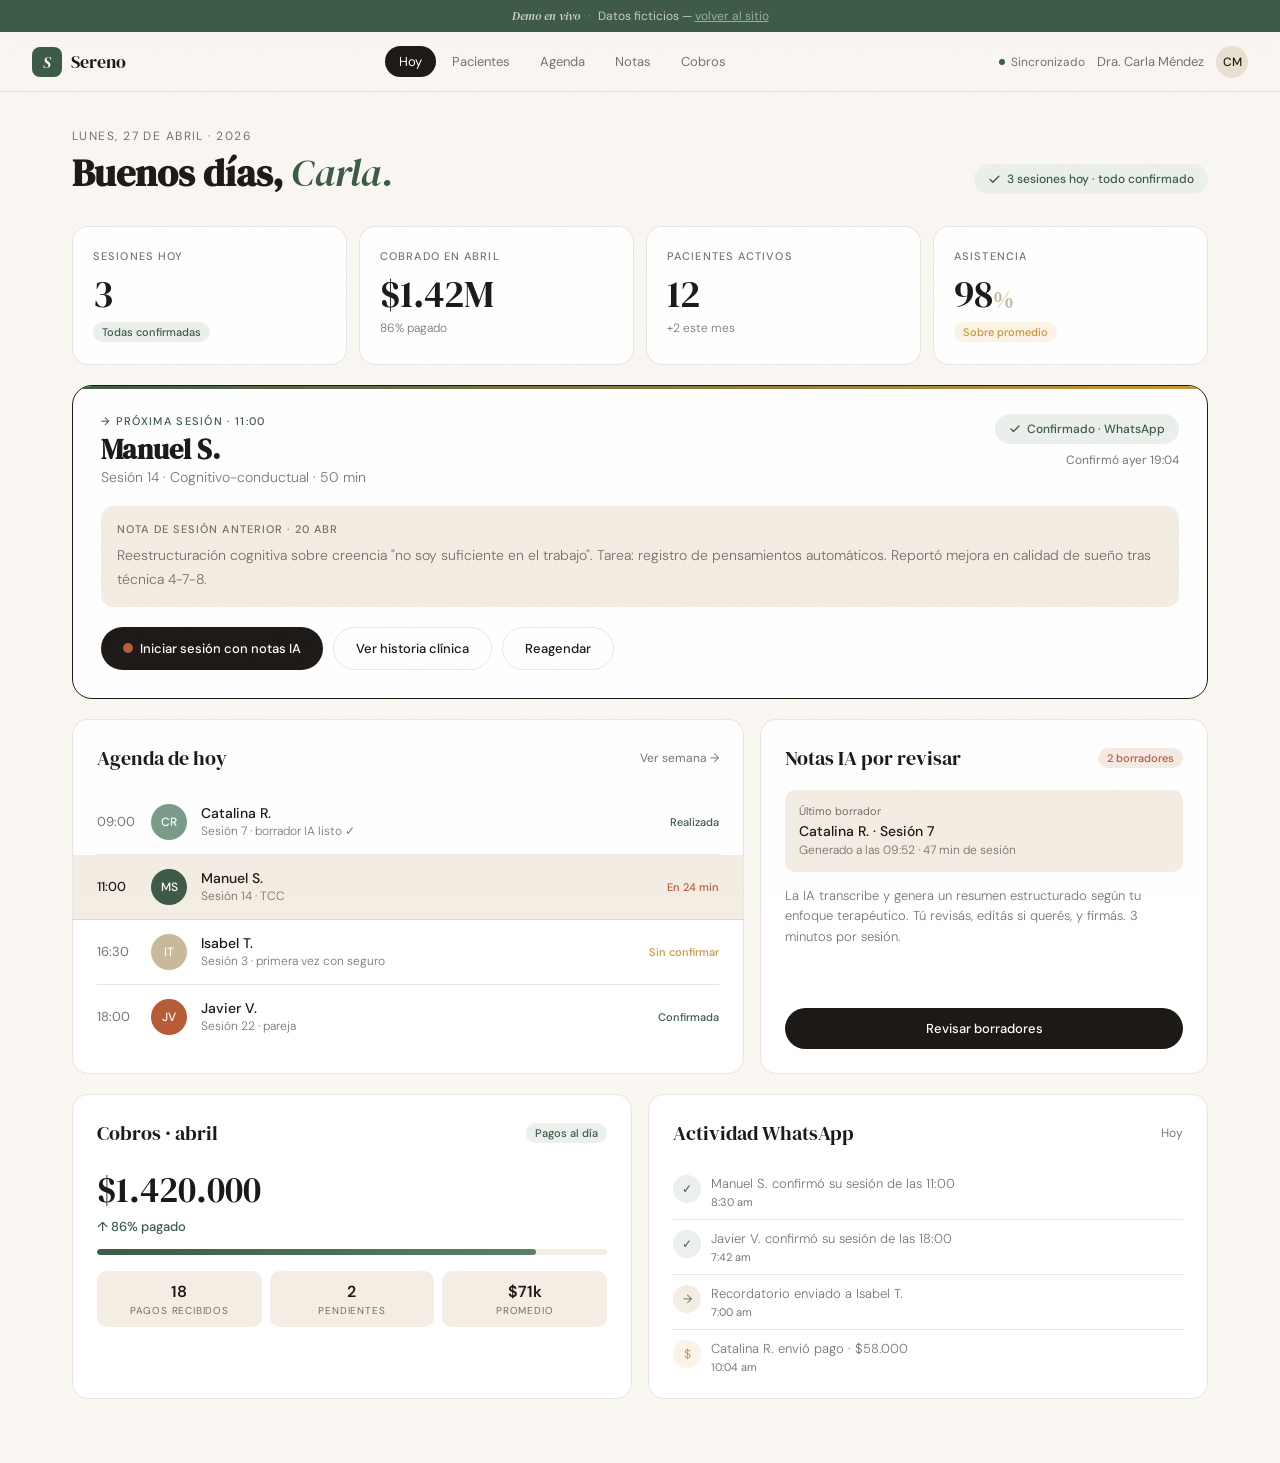
<file: dashboard.html>
<!DOCTYPE html>
<html lang="es">
<head>
<meta charset="UTF-8">
<meta name="viewport" content="width=device-width, initial-scale=1.0">
<title>Sereno · Dashboard</title>
<link rel="preconnect" href="https://fonts.googleapis.com">
<link rel="preconnect" href="https://fonts.gstatic.com" crossorigin>
<link href="https://fonts.googleapis.com/css2?family=DM+Serif+Display:ital@0;1&family=DM+Sans:ital,opsz,wght@0,9..40,300;0,9..40,400;0,9..40,500;1,9..40,300&display=swap" rel="stylesheet">
<style>
:root {
  --cream:     #FAF7F2;
  --cream-2:   #F3EDE3;
  --cream-3:   #EAE0D0;
  --ink:       #1C1917;
  --ink-60:    rgba(28,25,23,.60);
  --ink-20:    rgba(28,25,23,.10);
  --moss:      #3D5A47;
  --moss-light:#EBF0EC;
  --rust:      #B85C38;
  --rust-light:#F5EAE4;
  --gold:      #C9973A;
  --gold-light:#FBF4E6;
  --stone:     #C8B99A;
  --serif: 'DM Serif Display', Georgia, serif;
  --sans:  'DM Sans', system-ui, sans-serif;
}
*, *::before, *::after { box-sizing: border-box; margin: 0; padding: 0; }
body { font-family: var(--sans); background: var(--cream); color: var(--ink); -webkit-font-smoothing: antialiased; }
a { color: inherit; text-decoration: none; }

body::after {
  content: ''; position: fixed; inset: 0; pointer-events: none; z-index: 9999;
  opacity: .025;
  background-image: url("data:image/svg+xml,%3Csvg xmlns='http://www.w3.org/2000/svg' width='200' height='200'%3E%3Cfilter id='n'%3E%3CfeTurbulence type='fractalNoise' baseFrequency='.85' numOctaves='4'/%3E%3C/filter%3E%3Crect width='200' height='200' filter='url(%23n)'/%3E%3C/svg%3E");
}

.serif { font-family: var(--serif); font-weight: 400; }
.serif-italic { font-family: var(--serif); font-style: italic; font-weight: 400; }

@keyframes fadeUp { from { opacity:0; transform:translateY(12px); } to { opacity:1; transform:translateY(0); } }
@keyframes float { 0%,100%{transform:translateY(0)} 50%{transform:translateY(-4px)} }
@keyframes pulse { 0%,100%{opacity:1} 50%{opacity:.35} }
@keyframes recPulse {
  0%   { box-shadow: 0 0 0 0 rgba(184,92,56,.6); }
  70%  { box-shadow: 0 0 0 12px rgba(184,92,56,0); }
  100% { box-shadow: 0 0 0 0 rgba(184,92,56,0); }
}

.a1 { animation: fadeUp .7s cubic-bezier(.2,.8,.2,1) both; }
.a2 { animation: fadeUp .7s cubic-bezier(.2,.8,.2,1) .08s both; }
.a3 { animation: fadeUp .7s cubic-bezier(.2,.8,.2,1) .16s both; }
.a4 { animation: fadeUp .7s cubic-bezier(.2,.8,.2,1) .24s both; }
.a5 { animation: fadeUp .7s cubic-bezier(.2,.8,.2,1) .32s both; }

/* NAV */
.nav {
  height: 60px; padding: 0 32px;
  display: flex; align-items: center; justify-content: space-between;
  background: rgba(250,247,242,.9);
  backdrop-filter: blur(16px);
  border-bottom: 1px solid var(--ink-20);
  position: sticky; top: 0; z-index: 50;
}
.logo { display:flex; align-items:center; gap:9px; }
.logo-mark {
  width:30px; height:30px; border-radius:8px; background:var(--moss);
  display:flex; align-items:center; justify-content:center;
  font-family:var(--serif); font-style:italic; color:#fff; font-size:16px;
}
.logo-name { font-family:var(--serif); font-size:18px; }
.nav-tabs { display:flex; gap:2px; }
.tab {
  padding:7px 14px; border-radius:100px; font-size:13px;
  color:var(--ink-60); cursor:pointer; transition:all .2s;
}
.tab:hover { color:var(--ink); background:var(--cream-2); }
.tab.active { background:var(--ink); color:#fff; }
.nav-right { display:flex; align-items:center; gap:12px; }
.avatar { width:32px; height:32px; border-radius:50%; background:var(--cream-3); display:flex; align-items:center; justify-content:center; font-size:12px; font-weight:500; }
.sync { display:flex; align-items:center; gap:6px; font-size:12px; color:var(--ink-60); }
.sync-dot { width:6px; height:6px; border-radius:50%; background:var(--moss); animation:pulse 2s infinite; }

/* DEMO BANNER */
.demo-bar {
  background:var(--moss); color:#fff;
  text-align:center; font-size:12px; padding:8px 16px;
  display:flex; align-items:center; justify-content:center; gap:8px;
}
.demo-bar a { color:rgba(255,255,255,.7); text-decoration:underline; }
.demo-bar a:hover { color:#fff; }

/* MAIN */
main { max-width: 1200px; margin: 0 auto; padding: 36px 32px 64px; }

/* HEADER ROW */
.page-header { display:flex; justify-content:space-between; align-items:flex-end; margin-bottom:32px; }
.page-eyebrow { font-size:12px; letter-spacing:.12em; text-transform:uppercase; color:var(--ink-60); margin-bottom:8px; }
.page-title { font-family:var(--serif); font-size:clamp(32px,3vw,48px); line-height:1.1; }

/* METRIC CARDS */
.metrics { display:grid; grid-template-columns:repeat(4,1fr); gap:12px; margin-bottom:20px; }
.metric-card {
  background:#fff; border:1px solid var(--ink-20); border-radius:16px; padding:22px 20px;
  transition: transform .2s, box-shadow .2s;
}
.metric-card:hover { transform:translateY(-2px); box-shadow:0 8px 32px rgba(28,25,23,.07); }
.mc-label { font-size:11px; font-weight:500; letter-spacing:.1em; text-transform:uppercase; color:var(--ink-60); margin-bottom:12px; }
.mc-value { font-family:var(--serif); font-size:clamp(32px,3vw,44px); line-height:1; margin-bottom:6px; }
.mc-sub { font-size:12px; color:var(--ink-60); font-weight:300; }
.mc-badge { display:inline-flex; align-items:center; gap:4px; font-size:11px; font-weight:500; padding:3px 9px; border-radius:100px; }
.badge-moss { background:var(--moss-light); color:var(--moss); }
.badge-gold { background:var(--gold-light); color:var(--gold); }
.badge-rust { background:var(--rust-light); color:var(--rust); }

/* NEXT SESSION CARD */
.next-card {
  background:#fff; border:1.5px solid var(--ink); border-radius:20px;
  padding:28px; margin-bottom:20px;
  position:relative; overflow:hidden;
}
.next-card::before {
  content:'';
  position:absolute; top:0; left:0; right:0; height:3px;
  background:linear-gradient(90deg, var(--moss), var(--gold));
}
.next-header { display:flex; justify-content:space-between; align-items:flex-start; gap:16px; margin-bottom:20px; }
.next-eyebrow { font-size:11px; font-weight:500; letter-spacing:.12em; text-transform:uppercase; color:var(--moss); margin-bottom:6px; }
.next-name { font-family:var(--serif); font-size:28px; line-height:1.1; margin-bottom:4px; }
.next-meta { font-size:14px; color:var(--ink-60); font-weight:300; }
.conf-badge { background:var(--moss-light); color:var(--moss); font-size:12px; font-weight:500; padding:7px 14px; border-radius:100px; display:inline-flex; align-items:center; gap:6px; white-space:nowrap; }
.last-note { background:var(--cream-2); border-radius:12px; padding:16px; margin-bottom:20px; }
.ln-label { font-size:11px; font-weight:500; letter-spacing:.1em; text-transform:uppercase; color:var(--ink-60); margin-bottom:8px; }
.ln-body { font-size:14px; color:var(--ink-60); font-weight:300; line-height:1.65; }
.next-actions { display:flex; gap:10px; flex-wrap:wrap; }

.btn { display:inline-flex; align-items:center; justify-content:center; gap:7px; padding:12px 22px; border-radius:100px; font-family:var(--sans); font-size:13px; font-weight:500; border:none; cursor:pointer; transition:all .2s; }
.btn:hover { transform:translateY(-1px); }
.btn-primary { background:var(--ink); color:#fff; }
.btn-primary:hover { background:#2d2a27; box-shadow:0 6px 20px rgba(28,25,23,.2); }
.btn-secondary { background:transparent; color:var(--ink); border:1.5px solid var(--ink-20); }
.btn-secondary:hover { border-color:var(--ink); background:var(--cream-2); }
.rec-dot { width:10px; height:10px; border-radius:50%; background:var(--rust); flex-shrink:0; animation:recPulse 1.5s infinite; }

/* GRID */
.grid-2 { display:grid; grid-template-columns:1.5fr 1fr; gap:16px; margin-bottom:20px; }
.grid-2b { display:grid; grid-template-columns:1fr 1fr; gap:16px; }

.card { background:#fff; border:1px solid var(--ink-20); border-radius:16px; padding:24px; }
.card-header { display:flex; align-items:center; justify-content:space-between; margin-bottom:18px; }
.card-title { font-family:var(--serif); font-size:20px; }
.card-action { font-size:12px; color:var(--ink-60); cursor:pointer; transition:color .2s; }
.card-action:hover { color:var(--ink); }

/* AGENDA */
.agenda-item {
  display:flex; align-items:center; gap:14px;
  padding:14px 0; border-bottom:1px solid var(--ink-20);
}
.agenda-item:last-child { border-bottom:none; }
.ai-time { font-size:13px; color:var(--ink-60); width:40px; flex-shrink:0; font-variant-numeric:tabular-nums; }
.ai-time.now { color:var(--ink); font-weight:500; }
.ai-avatar { width:36px; height:36px; border-radius:50%; display:flex; align-items:center; justify-content:center; font-size:12px; font-weight:500; color:#fff; flex-shrink:0; }
.ai-body { flex:1; min-width:0; }
.ai-name { font-size:14px; font-weight:500; margin-bottom:1px; }
.ai-meta { font-size:12px; color:var(--ink-60); font-weight:300; }
.ai-status { font-size:11px; font-weight:500; white-space:nowrap; }

/* NOTES CARD */
.note-preview { background:var(--cream-2); border-radius:10px; padding:14px; margin-bottom:14px; }
.np-label { font-size:11px; color:var(--ink-60); margin-bottom:4px; }
.np-patient { font-size:14px; font-weight:500; margin-bottom:2px; }
.np-time { font-size:12px; color:var(--ink-60); font-weight:300; }

/* COBROS */
.cobros-num { font-family:var(--serif); font-size:36px; margin-bottom:4px; }
.cobros-sub { font-size:13px; color:var(--moss); font-weight:500; margin-bottom:14px; }
.bar-wrap { height:6px; background:var(--cream-2); border-radius:99px; overflow:hidden; margin-bottom:16px; }
.bar-fill { height:100%; border-radius:99px; background:linear-gradient(90deg,var(--moss),#5a8068); }
.cobros-mini { display:grid; grid-template-columns:repeat(3,1fr); gap:8px; }
.cm-item { background:var(--cream-2); border-radius:10px; padding:10px; text-align:center; }
.cm-val { font-size:16px; font-weight:600; margin-bottom:2px; }
.cm-label { font-size:10px; color:var(--ink-60); text-transform:uppercase; letter-spacing:.08em; }

/* WHATSAPP */
.wsp-item { display:flex; gap:10px; align-items:flex-start; padding:10px 0; border-bottom:1px solid var(--ink-20); }
.wsp-item:last-child { border-bottom:none; padding-bottom:0; }
.wsp-icon { width:28px; height:28px; border-radius:50%; display:flex; align-items:center; justify-content:center; flex-shrink:0; font-size:12px; }
.wsp-icon.ok { background:var(--moss-light); color:var(--moss); }
.wsp-icon.sent { background:var(--cream-2); color:var(--ink-60); }
.wsp-icon.pay { background:var(--gold-light); color:var(--gold); }
.wsp-text { font-size:13px; color:var(--ink-60); font-weight:300; line-height:1.4; }
.wsp-time { font-size:11px; color:var(--ink-60); margin-top:2px; }

/* MODAL */
.overlay { position:fixed; inset:0; background:rgba(28,25,23,.45); backdrop-filter:blur(6px); display:none; align-items:center; justify-content:center; z-index:200; padding:20px; }
.overlay.open { display:flex; }
.modal { background:#fff; border-radius:24px; max-width:600px; width:100%; max-height:88vh; overflow-y:auto; padding:36px; box-shadow:0 32px 80px rgba(28,25,23,.18); }
.modal-header { display:flex; justify-content:space-between; align-items:flex-start; margin-bottom:24px; }
.modal-close { width:32px; height:32px; border-radius:50%; background:var(--cream-2); border:none; cursor:pointer; font-size:16px; display:flex; align-items:center; justify-content:center; transition:background .2s; }
.modal-close:hover { background:var(--cream-3); }
.modal-section { margin-bottom:20px; }
.modal-section-label { font-size:11px; font-weight:500; letter-spacing:.12em; text-transform:uppercase; color:var(--ink-60); margin-bottom:8px; }
.modal-section-body { font-size:15px; color:var(--ink-60); font-weight:300; line-height:1.7; background:var(--cream-2); border-radius:12px; padding:16px; }
.modal-ai-box { background:var(--rust-light); border-radius:12px; padding:16px; margin-bottom:20px; }
.modal-ai-label { font-size:11px; font-weight:500; letter-spacing:.12em; text-transform:uppercase; color:var(--rust); margin-bottom:8px; }
.modal-ai-body { font-size:14px; color:var(--ink-60); font-weight:300; line-height:1.65; }
.modal-actions { display:flex; gap:10px; padding-top:20px; border-top:1px solid var(--ink-20); flex-wrap:wrap; }

.rec-modal-inner { text-align:center; padding:20px 0; }
.rec-ring { width:64px; height:64px; border-radius:50%; background:var(--rust-light); display:flex; align-items:center; justify-content:center; margin:0 auto 20px; }
.rec-dot-big { width:24px; height:24px; border-radius:50%; background:var(--rust); animation:recPulse 1.5s infinite; }

@media (max-width:900px) {
  main { padding:24px 16px; }
  .metrics { grid-template-columns:1fr 1fr; }
  .grid-2 { grid-template-columns:1fr; }
  .grid-2b { grid-template-columns:1fr; }
  .nav-tabs { display:none; }
}
</style>
</head>
<body>

<div class="demo-bar">
  <span style="font-family:'DM Serif Display',serif; font-style:italic; color:rgba(255,255,255,.7);">Demo en vivo</span>
  <span style="opacity:.4">·</span>
  <span style="opacity:.7">Datos ficticios — <a href="index.html">volver al sitio</a></span>
</div>

<nav class="nav">
  <div class="logo">
    <div class="logo-mark">S</div>
    <span class="logo-name">Sereno</span>
  </div>
  <div class="nav-tabs">
    <div class="tab active">Hoy</div>
    <div class="tab">Pacientes</div>
    <div class="tab">Agenda</div>
    <div class="tab">Notas</div>
    <div class="tab">Cobros</div>
  </div>
  <div class="nav-right">
    <div class="sync"><span class="sync-dot"></span><span class="hide-sm">Sincronizado</span></div>
    <span style="font-size:13px; color:var(--ink-60);">Dra. Carla Méndez</span>
    <div class="avatar">CM</div>
  </div>
</nav>

<main>

  <!-- HEADER -->
  <div class="page-header a1">
    <div>
      <p class="page-eyebrow">Lunes, 27 de abril · 2026</p>
      <h1 class="page-title">Buenos días, <span class="serif-italic" style="color:var(--moss);">Carla.</span></h1>
    </div>
    <div class="conf-badge" style="display:flex; align-items:center;">
      <svg width="13" height="13" fill="none" stroke="currentColor" stroke-width="2.5" stroke-linecap="round" stroke-linejoin="round" viewBox="0 0 24 24"><path d="M20 6L9 17l-5-5"/></svg>
      3 sesiones hoy · todo confirmado
    </div>
  </div>

  <!-- METRICS -->
  <div class="metrics a2">
    <div class="metric-card">
      <div class="mc-label">Sesiones hoy</div>
      <div class="mc-value">3</div>
      <div><span class="mc-badge badge-moss">Todas confirmadas</span></div>
    </div>
    <div class="metric-card">
      <div class="mc-label">Cobrado en abril</div>
      <div class="mc-value">$1.42M</div>
      <div class="mc-sub">86% pagado</div>
    </div>
    <div class="metric-card">
      <div class="mc-label">Pacientes activos</div>
      <div class="mc-value">12</div>
      <div class="mc-sub">+2 este mes</div>
    </div>
    <div class="metric-card">
      <div class="mc-label">Asistencia</div>
      <div class="mc-value">98<span style="font-size:24px; color:var(--stone);">%</span></div>
      <div><span class="mc-badge badge-gold">Sobre promedio</span></div>
    </div>
  </div>

  <!-- NEXT SESSION -->
  <div class="next-card a3">
    <div class="next-header">
      <div>
        <p class="next-eyebrow">→ Próxima sesión · 11:00</p>
        <h2 class="next-name">Manuel S.</h2>
        <p class="next-meta">Sesión 14 · Cognitivo-conductual · 50 min</p>
      </div>
      <div style="display:flex; flex-direction:column; align-items:flex-end; gap:8px;">
        <div class="conf-badge">
          <svg width="12" height="12" fill="none" stroke="currentColor" stroke-width="2.5" stroke-linecap="round" stroke-linejoin="round" viewBox="0 0 24 24"><path d="M20 6L9 17l-5-5"/></svg>
          Confirmado · WhatsApp
        </div>
        <span style="font-size:12px; color:var(--ink-60);">Confirmó ayer 19:04</span>
      </div>
    </div>
    <div class="last-note">
      <div class="ln-label">Nota de sesión anterior · 20 abr</div>
      <div class="ln-body">Reestructuración cognitiva sobre creencia "no soy suficiente en el trabajo". Tarea: registro de pensamientos automáticos. Reportó mejora en calidad de sueño tras técnica 4-7-8.</div>
    </div>
    <div class="next-actions">
      <button class="btn btn-primary" onclick="openModal('session-modal')">
        <span class="rec-dot"></span>
        Iniciar sesión con notas IA
      </button>
      <button class="btn btn-secondary">Ver historia clínica</button>
      <button class="btn btn-secondary">Reagendar</button>
    </div>
  </div>

  <!-- AGENDA + NOTAS IA -->
  <div class="grid-2 a4">

    <div class="card">
      <div class="card-header">
        <div class="card-title">Agenda de hoy</div>
        <span class="card-action">Ver semana →</span>
      </div>

      <div class="agenda-item">
        <div class="ai-time">09:00</div>
        <div class="ai-avatar" style="background:#7A9B8A;">CR</div>
        <div class="ai-body">
          <div class="ai-name">Catalina R.</div>
          <div class="ai-meta">Sesión 7 · borrador IA listo ✓</div>
        </div>
        <div class="ai-status" style="color:var(--moss);">Realizada</div>
      </div>

      <div class="agenda-item" style="background:var(--cream-2); margin:0 -24px; padding:14px 24px;">
        <div class="ai-time now">11:00</div>
        <div class="ai-avatar" style="background:var(--moss);">MS</div>
        <div class="ai-body">
          <div class="ai-name">Manuel S.</div>
          <div class="ai-meta">Sesión 14 · TCC</div>
        </div>
        <div class="ai-status" style="color:var(--rust);">En 24 min</div>
      </div>

      <div class="agenda-item">
        <div class="ai-time">16:30</div>
        <div class="ai-avatar" style="background:#C8B99A;">IT</div>
        <div class="ai-body">
          <div class="ai-name">Isabel T.</div>
          <div class="ai-meta">Sesión 3 · primera vez con seguro</div>
        </div>
        <div class="ai-status" style="color:var(--gold);">Sin confirmar</div>
      </div>

      <div class="agenda-item">
        <div class="ai-time">18:00</div>
        <div class="ai-avatar" style="background:#B85C38;">JV</div>
        <div class="ai-body">
          <div class="ai-name">Javier V.</div>
          <div class="ai-meta">Sesión 22 · pareja</div>
        </div>
        <div class="ai-status" style="color:var(--moss);">Confirmada</div>
      </div>

    </div>

    <div class="card" style="display:flex; flex-direction:column;">
      <div class="card-header">
        <div class="card-title">Notas IA por revisar</div>
        <span class="mc-badge badge-rust">2 borradores</span>
      </div>

      <div class="note-preview">
        <div class="np-label">Último borrador</div>
        <div class="np-patient">Catalina R. · Sesión 7</div>
        <div class="np-time">Generado a las 09:52 · 47 min de sesión</div>
      </div>

      <p style="font-size:13px; color:var(--ink-60); font-weight:300; line-height:1.6; margin-bottom:16px; flex:1;">
        La IA transcribe y genera un resumen estructurado según tu enfoque terapéutico. Tú revisás, editás si querés, y firmás. 3 minutos por sesión.
      </p>

      <button class="btn btn-primary" onclick="openModal('notes-modal')">Revisar borradores</button>
    </div>

  </div>

  <!-- COBROS + WHATSAPP -->
  <div class="grid-2b a5">

    <div class="card">
      <div class="card-header">
        <div class="card-title">Cobros · abril</div>
        <span class="mc-badge badge-moss">Pagos al día</span>
      </div>
      <div class="cobros-num">$1.420.000</div>
      <div class="cobros-sub">↑ 86% pagado</div>
      <div class="bar-wrap"><div class="bar-fill" style="width:86%"></div></div>
      <div class="cobros-mini">
        <div class="cm-item">
          <div class="cm-val">18</div>
          <div class="cm-label">Pagos recibidos</div>
        </div>
        <div class="cm-item">
          <div class="cm-val">2</div>
          <div class="cm-label">Pendientes</div>
        </div>
        <div class="cm-item">
          <div class="cm-val">$71k</div>
          <div class="cm-label">Promedio</div>
        </div>
      </div>
    </div>

    <div class="card">
      <div class="card-header">
        <div class="card-title">Actividad WhatsApp</div>
        <span style="font-size:12px; color:var(--ink-60);">Hoy</span>
      </div>

      <div class="wsp-item">
        <div class="wsp-icon ok">✓</div>
        <div>
          <div class="wsp-text">Manuel S. confirmó su sesión de las 11:00</div>
          <div class="wsp-time">8:30 am</div>
        </div>
      </div>
      <div class="wsp-item">
        <div class="wsp-icon ok">✓</div>
        <div>
          <div class="wsp-text">Javier V. confirmó su sesión de las 18:00</div>
          <div class="wsp-time">7:42 am</div>
        </div>
      </div>
      <div class="wsp-item">
        <div class="wsp-icon sent">→</div>
        <div>
          <div class="wsp-text">Recordatorio enviado a Isabel T.</div>
          <div class="wsp-time">7:00 am</div>
        </div>
      </div>
      <div class="wsp-item">
        <div class="wsp-icon pay">$</div>
        <div>
          <div class="wsp-text">Catalina R. envió pago · $58.000</div>
          <div class="wsp-time">10:04 am</div>
        </div>
      </div>
    </div>

  </div>

</main>

<!-- MODAL: NOTAS IA -->
<div class="overlay" id="notes-modal">
  <div class="modal">
    <div class="modal-header">
      <div>
        <p style="font-size:11px; font-weight:500; letter-spacing:.12em; text-transform:uppercase; color:var(--ink-60); margin-bottom:6px;">Borrador · Nota clínica IA</p>
        <h3 class="serif" style="font-size:26px;">Catalina R. · Sesión 7</h3>
        <p style="font-size:13px; color:var(--ink-60); font-weight:300; margin-top:4px;">Generada a las 09:52 · 47 min de transcripción</p>
      </div>
      <button class="modal-close" onclick="closeModal('notes-modal')">×</button>
    </div>

    <div class="modal-section">
      <div class="modal-section-label">Estado del paciente</div>
      <div class="modal-section-body">Acude en buen ánimo. Reporta haber completado el registro de pensamientos automáticos. Refiere disminución de ansiedad anticipatoria respecto a presentaciones laborales (8/10 → 5/10).</div>
    </div>

    <div class="modal-section">
      <div class="modal-section-label">Trabajado en sesión</div>
      <div class="modal-section-body">Reestructuración cognitiva sobre creencia central "tengo que ser perfecta para ser valorada". Identificamos sesgos: pensamiento todo-o-nada y filtro mental. Diálogo socrático para flexibilizar.</div>
    </div>

    <div class="modal-section">
      <div class="modal-section-label">Tarea para la próxima semana</div>
      <div class="modal-section-body">Continuar registro de pensamientos, agregar columna "evidencia a favor / en contra". Practicar respiración 4-7-8 dos veces al día.</div>
    </div>

    <div class="modal-ai-box">
      <div class="modal-ai-label">✦ Sugerencia clínica IA</div>
      <div class="modal-ai-body">Dado el progreso reportado y la disposición de la paciente, considerar incorporar exposición gradual en sesiones próximas. Nivel de evidencia: moderado para ansiedad de presentación.</div>
    </div>

    <div class="modal-actions">
      <button class="btn btn-primary">Firmar y guardar</button>
      <button class="btn btn-secondary">Editar</button>
      <button class="btn btn-secondary">Regenerar</button>
    </div>
  </div>
</div>

<!-- MODAL: SESIÓN -->
<div class="overlay" id="session-modal">
  <div class="modal">
    <div class="modal-header" style="margin-bottom:8px;">
      <div></div>
      <button class="modal-close" onclick="closeModal('session-modal')">×</button>
    </div>
    <div class="rec-modal-inner">
      <div class="rec-ring"><div class="rec-dot-big"></div></div>
      <p style="font-size:11px; font-weight:500; letter-spacing:.12em; text-transform:uppercase; color:var(--ink-60); margin-bottom:8px;">Sesión en curso · Manuel S.</p>
      <h3 class="serif" style="font-size:28px; margin-bottom:12px;">Grabando con consentimiento</h3>
      <p style="font-size:14px; color:var(--ink-60); font-weight:300; line-height:1.65; max-width:400px; margin:0 auto 28px;">Sereno transcribe en tiempo real. Al cerrar la sesión genera el borrador en tu plantilla TCC.</p>
      <div style="background:var(--cream-2); border-radius:12px; padding:16px; text-align:left; margin-bottom:28px;">
        <p style="font-size:11px; font-weight:500; letter-spacing:.1em; text-transform:uppercase; color:var(--ink-60); margin-bottom:8px;">Transcripción en vivo</p>
        <p style="font-size:14px; color:var(--ink-60); font-weight:300; font-style:italic; line-height:1.6;">"...esta semana noté que cuando me equivoqué en la reunión, en vez de quedarme rumiando como antes, recordé el ejercicio que vimos y pude redirigirme..."</p>
      </div>
      <div style="display:flex; gap:10px; justify-content:center;">
        <button class="btn btn-secondary" onclick="closeModal('session-modal')">Pausar</button>
        <button class="btn btn-primary" onclick="closeModal('session-modal')">Cerrar y generar nota</button>
      </div>
    </div>
  </div>
</div>

<script>
function openModal(id) { document.getElementById(id).classList.add('open'); }
function closeModal(id) { document.getElementById(id).classList.remove('open'); }
document.querySelectorAll('.overlay').forEach(el => {
  el.addEventListener('click', e => { if(e.target===el) el.classList.remove('open'); });
});
document.addEventListener('keydown', e => {
  if(e.key==='Escape') document.querySelectorAll('.overlay.open').forEach(el=>el.classList.remove('open'));
});
document.querySelectorAll('.tab').forEach(tab => {
  tab.addEventListener('click', function() {
    document.querySelectorAll('.tab').forEach(t=>t.classList.remove('active'));
    this.classList.add('active');
  });
});
</script>
</body>
</html>
</file>
<file: styles.css>
/* ════════════════════════════════════════
   DESIGN TOKENS
════════════════════════════════════════ */
:root {
  --cream:      #FDFAF5;
  --cream-2:    #F5EFE3;
  --cream-3:    #EDE4D3;
  --cream-4:    #E2D5BE;
  --ink:        #18120E;
  --ink-80:     rgba(24,18,14,.80);
  --ink-50:     rgba(24,18,14,.50);
  --ink-25:     rgba(24,18,14,.18);
  --ink-10:     rgba(24,18,14,.07);
  --moss:       #3A5642;
  --moss-2:     #2E4434;
  --moss-glow:  rgba(58,86,66,.14);
  --moss-light: #EAF0EB;
  --rust:       #B5583A;
  --rust-light: #F6EAE5;
  --gold:       #C4923A;
  --gold-light: #FBF3E5;
  --white:      #FFFFFF;

  --serif: 'DM Serif Display', Georgia, serif;
  --sans:  'DM Sans', system-ui, sans-serif;

  --ease-out: cubic-bezier(.2,.8,.2,1);
  --ease-spring: cubic-bezier(.34,1.56,.64,1);
}

/* ════════════════════════════════════════
   RESET & BASE
════════════════════════════════════════ */
*, *::before, *::after { box-sizing: border-box; margin: 0; padding: 0; }
html { scroll-behavior: smooth; font-size: 16px; }
body {
  font-family: var(--sans);
  background: var(--cream);
  color: var(--ink);
  -webkit-font-smoothing: antialiased;
  overflow-x: hidden;
  line-height: 1.6;
}
a { color: inherit; text-decoration: none; }
button { font-family: var(--sans); cursor: pointer; border: none; }
::selection { background: var(--moss); color: #fff; }

/* ════════════════════════════════════════
   BLOB BACKGROUND
════════════════════════════════════════ */
#blob-stage {
  position: fixed; inset: 0;
  pointer-events: none; z-index: 0;
  overflow: hidden;
}
.blob {
  position: absolute; border-radius: 50%;
  filter: blur(90px);
  will-change: transform;
  animation: blobDrift linear infinite alternate;
}
@keyframes blobDrift {
  from { transform: translate(0,0) scale(1); }
  to   { transform: translate(var(--tx),var(--ty)) scale(var(--ts)); }
}

/* grain */
body::after {
  content: '';
  position: fixed; inset: 0;
  pointer-events: none; z-index: 9998;
  opacity: .028;
  background-image: url("data:image/svg+xml,%3Csvg xmlns='http://www.w3.org/2000/svg' width='250' height='250'%3E%3Cfilter id='g'%3E%3CfeTurbulence type='fractalNoise' baseFrequency='.82' numOctaves='4' stitchTiles='stitch'/%3E%3C/filter%3E%3Crect width='250' height='250' filter='url(%23g)'/%3E%3C/svg%3E");
}

/* above blobs */
nav, main, footer { position: relative; z-index: 2; }

/* ════════════════════════════════════════
   SCROLL REVEAL
════════════════════════════════════════ */
.reveal {
  opacity: 0;
  transform: translateY(28px);
  transition: opacity .8s var(--ease-out), transform .8s var(--ease-out);
}
.reveal.visible {
  opacity: 1;
  transform: translateY(0);
}
.reveal-left {
  opacity: 0;
  transform: translateX(-32px);
  transition: opacity .9s var(--ease-out), transform .9s var(--ease-out);
}
.reveal-left.visible { opacity: 1; transform: translateX(0); }
.reveal-right {
  opacity: 0;
  transform: translateX(32px);
  transition: opacity .9s var(--ease-out), transform .9s var(--ease-out);
}
.reveal-right.visible { opacity: 1; transform: translateX(0); }
.reveal-scale {
  opacity: 0;
  transform: scale(.94);
  transition: opacity .8s var(--ease-out), transform .8s var(--ease-spring);
}
.reveal-scale.visible { opacity: 1; transform: scale(1); }

/* stagger delays */
.d1 { transition-delay: .05s; }
.d2 { transition-delay: .12s; }
.d3 { transition-delay: .20s; }
.d4 { transition-delay: .28s; }
.d5 { transition-delay: .36s; }

/* ════════════════════════════════════════
   TYPOGRAPHY HELPERS
════════════════════════════════════════ */
.serif      { font-family: var(--serif); font-weight: 400; letter-spacing: -.02em; }
.serif-i    { font-family: var(--serif); font-style: italic; font-weight: 400; letter-spacing: -.02em; }
.label      { font-size: 11px; font-weight: 600; letter-spacing: .18em; text-transform: uppercase; color: var(--ink-50); }
.label-moss { color: var(--moss); }

/* ════════════════════════════════════════
   BUTTONS
════════════════════════════════════════ */
.btn {
  display: inline-flex; align-items: center; gap: 8px;
  padding: 14px 28px; border-radius: 100px;
  font-size: 14px; font-weight: 500;
  transition: transform .22s var(--ease-spring), box-shadow .22s ease, background .2s;
  white-space: nowrap;
}
.btn:hover  { transform: translateY(-2px); }
.btn:active { transform: translateY(0) scale(.98); }

.btn-moss {
  background: var(--moss); color: #fff;
  box-shadow: 0 4px 24px rgba(58,86,66,.30), inset 0 1px 0 rgba(255,255,255,.12);
}
.btn-moss:hover { background: var(--moss-2); box-shadow: 0 10px 40px rgba(58,86,66,.40), inset 0 1px 0 rgba(255,255,255,.15); }

.btn-outline {
  background: transparent; color: var(--ink);
  border: 1.5px solid var(--ink-25);
  box-shadow: 0 2px 8px rgba(24,18,14,.05);
}
.btn-outline:hover { border-color: var(--ink); background: var(--cream-2); box-shadow: 0 6px 20px rgba(24,18,14,.08); }

.btn-ghost { background: var(--cream-2); color: var(--ink); }
.btn-ghost:hover { background: var(--cream-3); }

.btn-gold {
  background: var(--gold); color: #fff;
  box-shadow: 0 4px 20px rgba(196,146,58,.35);
}
.btn-gold:hover { box-shadow: 0 8px 32px rgba(196,146,58,.45); }

/* ════════════════════════════════════════
   NAVIGATION
════════════════════════════════════════ */
nav {
  position: sticky; top: 0; z-index: 100;
  height: 66px; padding: 0 40px;
  display: flex; align-items: center; justify-content: space-between;
  background: rgba(253,250,245,.82);
  backdrop-filter: blur(20px) saturate(180%);
  border-bottom: 1px solid var(--ink-10);
  transition: box-shadow .3s ease;
}
nav.scrolled { box-shadow: 0 4px 40px rgba(24,18,14,.08); }

.nav-logo { display: flex; align-items: center; gap: 10px; }
.nav-mark {
  width: 32px; height: 32px; border-radius: 9px;
  background: linear-gradient(135deg, var(--moss), var(--moss-2));
  display: flex; align-items: center; justify-content: center;
  box-shadow: 0 3px 10px rgba(58,86,66,.3);
  transition: transform .3s var(--ease-spring), box-shadow .3s;
}
.nav-mark:hover { transform: rotate(-6deg) scale(1.08); box-shadow: 0 6px 18px rgba(58,86,66,.4); }
.nav-mark span { font-family: var(--serif); font-style: italic; color: #fff; font-size: 17px; line-height: 1; }
.nav-wordmark { font-family: var(--serif); font-size: 19px; color: var(--ink); }

.nav-links { display: flex; align-items: center; gap: 2px; list-style: none; }
.nav-links a {
  padding: 7px 15px; border-radius: 100px;
  font-size: 14px; color: var(--ink-50);
  transition: color .2s, background .2s;
  position: relative;
}
.nav-links a::after {
  content: '';
  position: absolute; bottom: 4px; left: 50%; transform: translateX(-50%) scaleX(0);
  width: 16px; height: 1.5px;
  background: var(--moss);
  border-radius: 99px;
  transition: transform .25s var(--ease-out);
}
.nav-links a:hover { color: var(--ink); }
.nav-links a:hover::after { transform: translateX(-50%) scaleX(1); }

.nav-live { display: flex; align-items: center; gap: 6px; font-size: 14px; color: var(--ink-50); }
.live-pip { width: 7px; height: 7px; border-radius: 50%; background: var(--moss); animation: livePip 2s ease infinite; }
@keyframes livePip { 0%,100%{box-shadow:0 0 0 0 rgba(58,86,66,.5)} 50%{box-shadow:0 0 0 8px rgba(58,86,66,0)} }

/* ════════════════════════════════════════
   HERO
════════════════════════════════════════ */
.hero {
  min-height: calc(100svh - 66px);
  display: grid;
  grid-template-columns: 1fr 1fr;
  align-items: center;
  padding: 80px 40px 60px;
  gap: 40px;
  overflow: hidden;
}

/* Hero left */
.hero-eyebrow {
  display: inline-flex; align-items: center; gap: 8px;
  background: var(--moss-light);
  border: 1px solid rgba(58,86,66,.18);
  padding: 7px 16px; border-radius: 100px;
  font-size: 12px; font-weight: 500; color: var(--moss);
  margin-bottom: 30px;
  animation: fadeDown .8s var(--ease-out) both;
}
@keyframes fadeDown { from{opacity:0;transform:translateY(-12px)} to{opacity:1;transform:translateY(0)} }

.hero-h1 {
  font-family: var(--serif);
  font-size: clamp(48px, 5vw, 78px);
  line-height: 1.02; letter-spacing: -.025em;
  margin-bottom: 26px;
  animation: heroSlide .9s var(--ease-out) .08s both;
}
@keyframes heroSlide { from{opacity:0;transform:translateY(20px)} to{opacity:1;transform:translateY(0)} }
.hero-h1 em { font-style: italic; color: var(--moss); }

.hero-sub {
  font-size: 18px; font-weight: 300; color: var(--ink-80);
  line-height: 1.7; max-width: 460px;
  margin-bottom: 40px;
  animation: heroSlide .9s var(--ease-out) .16s both;
}

.hero-cta {
  display: flex; gap: 12px; flex-wrap: wrap;
  margin-bottom: 52px;
  animation: heroSlide .9s var(--ease-out) .24s both;
}

.hero-proof {
  display: flex; align-items: center; gap: 14px;
  padding-top: 28px;
  border-top: 1px solid var(--ink-10);
  animation: heroSlide .9s var(--ease-out) .32s both;
}
.proof-avatars { display: flex; }
.proof-avatars span {
  width: 30px; height: 30px; border-radius: 50%;
  border: 2px solid var(--cream);
  display: flex; align-items: center; justify-content: center;
  font-size: 10px; font-weight: 600; color: #fff;
  margin-left: -9px;
}
.proof-avatars span:first-child { margin-left: 0; }
.proof-text { font-size: 13px; color: var(--ink-50); }
.proof-text strong { color: var(--ink); font-weight: 500; }

/* Hero right — floating UI */
.hero-right {
  position: relative;
  height: 540px;
  display: flex; align-items: center; justify-content: center;
  animation: heroSlide .9s var(--ease-out) .2s both;
}

.hero-card {
  width: 340px;
  background: var(--white);
  border-radius: 24px;
  box-shadow:
    0 0 0 1px var(--ink-10),
    0 20px 60px rgba(24,18,14,.10),
    0 4px 16px rgba(24,18,14,.06);
  padding: 24px;
  position: relative; z-index: 3;
  animation: cardFloat 6s ease-in-out infinite;
}
@keyframes cardFloat { 0%,100%{transform:translateY(0)} 50%{transform:translateY(-8px)} }

.hc-top { display: flex; justify-content: space-between; align-items: center; margin-bottom: 18px; }
.hc-heading { font-family: var(--serif); font-size: 17px; }
.hc-badge {
  background: var(--moss-light); color: var(--moss);
  font-size: 11px; font-weight: 600; padding: 4px 10px; border-radius: 100px;
}

.hc-session {
  background: var(--cream-2);
  border-radius: 14px; padding: 14px;
  display: flex; gap: 12px; align-items: center;
  margin-bottom: 10px;
  transition: background .2s;
}
.hc-session:hover { background: var(--cream-3); }
.hc-session.active { background: var(--moss-light); border: 1px solid rgba(58,86,66,.2); }
.hc-ava {
  width: 38px; height: 38px; border-radius: 50%;
  display: flex; align-items: center; justify-content: center;
  font-size: 12px; font-weight: 600; color: #fff; flex-shrink: 0;
}
.hc-name { font-size: 14px; font-weight: 500; margin-bottom: 2px; }
.hc-meta { font-size: 12px; color: var(--ink-50); font-weight: 300; }
.hc-time { font-size: 11px; font-weight: 600; margin-top: 3px; }
.hc-time.soon { color: var(--rust); }
.hc-time.ok   { color: var(--moss); }

.hc-sep { height: 1px; background: var(--ink-10); margin: 14px 0; }

.hc-stat { display: flex; justify-content: space-between; align-items: center; margin-bottom: 8px; }
.hc-stat-l { font-size: 12px; color: var(--ink-50); }
.hc-stat-r { font-size: 13px; font-weight: 500; }
.hc-bar { height: 5px; background: var(--cream-3); border-radius: 99px; overflow: hidden; margin-top: 4px; }
.hc-fill { height: 100%; border-radius: 99px; }

/* Floating chips */
.chip {
  position: absolute;
  background: var(--white);
  border-radius: 16px;
  padding: 12px 16px;
  box-shadow: 0 0 0 1px var(--ink-10), 0 10px 36px rgba(24,18,14,.10);
  z-index: 4;
}
.chip-icon { font-size: 18px; margin-bottom: 5px; }
.chip-label { font-size: 11px; color: var(--ink-50); margin-bottom: 2px; }
.chip-value { font-size: 15px; font-weight: 600; }
.chip-sub { font-size: 11px; font-weight: 500; margin-top: 2px; }

.chip-1 { top: 28px; right: -20px; width: 190px; animation: chipFloat1 7s ease-in-out infinite; }
.chip-2 { bottom: 60px; right: -30px; width: 180px; animation: chipFloat2 8s ease-in-out infinite; }
.chip-3 { bottom: 90px; left: -20px; width: 170px; animation: chipFloat3 6.5s ease-in-out infinite; }

@keyframes chipFloat1 { 0%,100%{transform:translateY(0) rotate(1deg)} 50%{transform:translateY(-10px) rotate(-0.5deg)} }
@keyframes chipFloat2 { 0%,100%{transform:translateY(0) rotate(-1deg)} 50%{transform:translateY(-7px) rotate(0.5deg)} }
@keyframes chipFloat3 { 0%,100%{transform:translateY(0) rotate(.5deg)} 50%{transform:translateY(-9px) rotate(-1deg)} }

/* WhatsApp bubble chip */
.wsp-chip {
  position: absolute;
  top: 55px; left: -30px;
  width: 200px; z-index: 4;
  background: var(--white);
  border-radius: 16px;
  padding: 12px 14px;
  box-shadow: 0 0 0 1px var(--ink-10), 0 10px 36px rgba(24,18,14,.10);
  animation: chipFloat3 9s ease-in-out infinite;
}
.wsp-header { display: flex; align-items: center; gap: 6px; margin-bottom: 7px; }
.wsp-dot { width: 22px; height: 22px; border-radius: 50%; background: #25D366; display: flex; align-items: center; justify-content: center; }
.wsp-dot svg { width: 12px; height: 12px; fill: #fff; }
.wsp-brand { font-size: 11px; font-weight: 600; color: #25D366; }
.wsp-msg { font-size: 11.5px; color: var(--ink-80); line-height: 1.45; }
.wsp-tick { font-size: 10px; color: var(--moss); margin-top: 5px; font-weight: 500; }

/* ════════════════════════════════════════
   LOGOS / SOCIAL PROOF BAR
════════════════════════════════════════ */
.proof-bar {
  padding: 32px 40px;
  border-top: 1px solid var(--ink-10);
  border-bottom: 1px solid var(--ink-10);
  display: flex; align-items: center; gap: 32px;
  overflow: hidden;
}
.proof-bar-label { font-size: 12px; color: var(--ink-50); white-space: nowrap; flex-shrink: 0; }
.proof-scroll { display: flex; gap: 40px; align-items: center; animation: logoScroll 20s linear infinite; }
.proof-scroll-wrap { overflow: hidden; flex: 1; mask-image: linear-gradient(to right, transparent, black 15%, black 85%, transparent); }
@keyframes logoScroll { from{transform:translateX(0)} to{transform:translateX(-50%)} }
.proof-logo { font-family: var(--serif); font-style: italic; font-size: 17px; color: var(--ink-25); white-space: nowrap; transition: color .2s; }
.proof-logo:hover { color: var(--ink-50); }

/* ════════════════════════════════════════
   STATS BAND
════════════════════════════════════════ */
.stats-band {
  background: linear-gradient(135deg, var(--moss) 0%, var(--moss-2) 100%);
  padding: 72px 40px;
  display: grid; grid-template-columns: repeat(3,1fr);
  position: relative; overflow: hidden;
}
.stats-band::before {
  content: '';
  position: absolute; inset: 0;
  background:
    radial-gradient(ellipse at 20% 50%, rgba(255,255,255,.05) 0%, transparent 50%),
    radial-gradient(ellipse at 80% 50%, rgba(255,255,255,.04) 0%, transparent 50%);
}
.stats-band::after {
  content: '';
  position: absolute; inset: 0;
  opacity: .04;
  background-image: url("data:image/svg+xml,%3Csvg width='40' height='40' xmlns='http://www.w3.org/2000/svg'%3E%3Ccircle cx='1' cy='1' r='1' fill='white'/%3E%3C/svg%3E");
}

.stat-item {
  padding: 0 48px;
  position: relative; z-index: 1;
  text-align: center;
}
.stat-item + .stat-item { border-left: 1px solid rgba(255,255,255,.15); }
.stat-num {
  font-family: var(--serif);
  font-style: italic;
  font-size: clamp(56px, 6vw, 80px);
  color: #fff; line-height: 1;
  margin-bottom: 12px;
  display: block;
}
.stat-desc { font-size: 15px; color: rgba(255,255,255,.65); font-weight: 300; line-height: 1.5; }

/* counter animation */
.stat-counter { display: inline; }

/* ════════════════════════════════════════
   FEATURES
════════════════════════════════════════ */
.features { padding: 100px 40px; }
.features-header { max-width: 640px; margin-bottom: 60px; }
.features-header h2 { font-size: clamp(36px,4vw,52px); margin-top: 16px; line-height: 1.1; }

.features-grid {
  display: grid;
  grid-template-columns: repeat(2, 1fr);
  gap: 2px;
  background: var(--ink-10);
  border-radius: 24px;
  overflow: hidden;
}

.feature-card {
  background: var(--cream);
  padding: 52px 48px;
  cursor: default;
  transition: background .35s ease;
  position: relative; overflow: hidden;
}
.feature-card::before {
  content: '';
  position: absolute; inset: 0;
  background: linear-gradient(135deg, var(--moss-glow) 0%, transparent 60%);
  opacity: 0;
  transition: opacity .4s ease;
}
.feature-card:hover { background: var(--cream-2); }
.feature-card:hover::before { opacity: 1; }

.fc-num {
  font-family: var(--serif); font-style: italic;
  font-size: 52px; color: var(--cream-4);
  line-height: 1; margin-bottom: 28px;
  transition: color .3s;
}
.feature-card:hover .fc-num { color: rgba(58,86,66,.25); }

.fc-icon {
  width: 48px; height: 48px; border-radius: 14px;
  display: flex; align-items: center; justify-content: center;
  font-size: 22px; margin-bottom: 20px;
  transition: transform .3s var(--ease-spring);
}
.feature-card:hover .fc-icon { transform: scale(1.1) rotate(-4deg); }

.fc-title { font-family: var(--serif); font-size: 26px; margin-bottom: 12px; line-height: 1.2; }
.fc-body { font-size: 15px; color: var(--ink-80); font-weight: 300; line-height: 1.75; margin-bottom: 24px; }

.fc-tags { display: flex; flex-wrap: wrap; gap: 6px; }
.tag {
  display: inline-block;
  padding: 5px 12px; border-radius: 100px;
  font-size: 11.5px; font-weight: 500;
}
.tag-moss { background: var(--moss-light); color: var(--moss); }
.tag-rust { background: var(--rust-light); color: var(--rust); }
.tag-gold { background: var(--gold-light); color: var(--gold); }
.tag-plain { background: var(--cream-3); color: var(--ink-50); }

/* WhatsApp bubble inside card */
.fc-bubble {
  background: var(--white);
  border: 1px solid var(--ink-10);
  border-radius: 14px;
  padding: 14px 16px;
  font-size: 13px; color: var(--ink-80); line-height: 1.5;
  margin-top: 4px;
  box-shadow: 0 4px 16px rgba(24,18,14,.05);
}
.fc-bubble .sender { font-size: 11px; font-weight: 600; color: #25D366; margin-bottom: 5px; }
.fc-bubble .tick { font-size: 11px; color: var(--moss); margin-top: 6px; font-weight: 500; }

/* ════════════════════════════════════════
   PROOF SOON BADGE (logo bar)
════════════════════════════════════════ */
.proof-logo.proof-soon {
  display: inline-flex; align-items: center; gap: 8px;
  color: var(--moss);
  font-style: normal;
}
.proof-logo.proof-soon em {
  font-family: var(--sans);
  font-style: normal;
  font-size: 10px;
  font-weight: 600;
  letter-spacing: .1em;
  text-transform: uppercase;
  background: var(--moss-light);
  color: var(--moss);
  padding: 3px 8px;
  border-radius: 100px;
  border: 1px solid rgba(58,86,66,.2);
}

/* ════════════════════════════════════════
   ROADMAP
════════════════════════════════════════ */
.roadmap { padding: 100px 40px; }
.roadmap-inner { max-width: 1100px; margin: 0 auto; }
.roadmap-header { margin-bottom: 56px; }
.roadmap-header h2 { font-size: clamp(36px,4vw,52px); margin-top: 16px; line-height: 1.1; }

.roadmap-grid {
  display: grid;
  grid-template-columns: 1.4fr 1fr 1fr;
  grid-template-rows: auto auto;
  gap: 16px;
}
.roadmap-card {
  background: var(--white);
  border: 1px solid var(--ink-10);
  border-radius: 22px;
  padding: 32px 30px;
  transition: transform .35s var(--ease-spring), box-shadow .35s ease, border-color .3s;
  position: relative;
  overflow: hidden;
}
.roadmap-card:hover {
  transform: translateY(-5px);
  box-shadow: 0 20px 60px rgba(24,18,14,.08);
  border-color: rgba(58,86,66,.2);
}

/* la primera card ocupa 2 filas para destacar FONASA */
.roadmap-card.highlight {
  grid-row: span 2;
  background: linear-gradient(160deg, var(--moss-light) 0%, var(--cream) 100%);
  border-color: rgba(58,86,66,.18);
}
.roadmap-card.highlight::before {
  content: '';
  position: absolute; inset: 0;
  background: radial-gradient(ellipse at 90% 10%, rgba(58,86,66,.08) 0%, transparent 50%);
  pointer-events: none;
}

.rc-tag {
  display: inline-block;
  font-size: 10.5px; font-weight: 600;
  letter-spacing: .12em; text-transform: uppercase;
  background: var(--cream-3);
  color: var(--ink-50);
  padding: 5px 11px;
  border-radius: 100px;
  margin-bottom: 18px;
}
.rc-tag-soon {
  background: var(--moss);
  color: #fff;
  box-shadow: 0 4px 12px rgba(58,86,66,.3);
}
.rc-icon {
  font-size: 32px;
  margin-bottom: 14px;
  display: inline-block;
  filter: grayscale(.05);
}
.rc-title {
  font-family: var(--serif);
  font-size: 24px;
  line-height: 1.2;
  margin-bottom: 12px;
}
.roadmap-card.highlight .rc-title { font-size: 30px; }
.rc-body {
  font-size: 14.5px;
  color: var(--ink-80);
  font-weight: 300;
  line-height: 1.7;
}
.roadmap-card.highlight .rc-body { font-size: 15.5px; }
.rc-note {
  font-size: 12.5px;
  color: var(--ink-50);
  font-weight: 300;
  font-style: italic;
  line-height: 1.55;
  margin-top: 18px;
  padding-top: 16px;
  border-top: 1px solid rgba(58,86,66,.15);
}

/* ════════════════════════════════════════
   HOW IT WORKS
════════════════════════════════════════ */
.how { padding: 100px 40px; background: var(--cream-2); }
.how-inner {
  max-width: 1100px; margin: 0 auto;
  display: grid; grid-template-columns: 380px 1fr;
  gap: 80px; align-items: start;
}
.how-sticky { position: sticky; top: 90px; }
.how-h2 { font-size: clamp(36px,4vw,50px); margin-top: 16px; line-height: 1.1; margin-bottom: 20px; }
.how-sub { font-size: 16px; color: var(--ink-80); font-weight: 300; line-height: 1.7; }

.steps { display: flex; flex-direction: column; }
.step {
  display: flex; gap: 28px;
  padding: 40px 0;
  border-bottom: 1px solid var(--ink-10);
  position: relative;
}
.step:last-child { border-bottom: none; }
.step-num-wrap {
  flex-shrink: 0; position: relative;
}
.step-num {
  width: 56px; height: 56px; border-radius: 50%;
  border: 1.5px solid var(--ink-25);
  display: flex; align-items: center; justify-content: center;
  font-family: var(--serif); font-style: italic;
  font-size: 22px; color: var(--ink-50);
  transition: all .4s var(--ease-spring);
  background: var(--cream-2);
}
.step:hover .step-num {
  background: var(--moss); color: #fff;
  border-color: var(--moss);
  transform: scale(1.1);
  box-shadow: 0 8px 24px rgba(58,86,66,.3);
}
.step-line {
  position: absolute; left: 27px; top: 56px;
  width: 1.5px; height: calc(100% + 40px);
  background: linear-gradient(to bottom, var(--ink-25) 0%, transparent 100%);
}
.step:last-child .step-line { display: none; }
.step-title { font-family: var(--serif); font-size: 24px; margin-bottom: 10px; transition: color .3s; }
.step:hover .step-title { color: var(--moss); }
.step-body { font-size: 15px; color: var(--ink-80); font-weight: 300; line-height: 1.7; }

/* ════════════════════════════════════════
   TESTIMONIALS
════════════════════════════════════════ */
.testi { padding: 100px 40px; }
.testi-header { text-align: center; margin-bottom: 60px; }
.testi-header h2 { font-size: clamp(32px,4vw,48px); margin-top: 16px; }

.testi-grid {
  display: grid;
  grid-template-columns: repeat(3,1fr);
  gap: 16px;
  max-width: 1100px; margin: 0 auto;
}
.testi-card {
  background: var(--white);
  border: 1px solid var(--ink-10);
  border-radius: 20px; padding: 32px;
  transition: transform .35s var(--ease-spring), box-shadow .35s ease;
  position: relative;
}
.testi-card::before {
  content: '"';
  font-family: var(--serif);
  font-size: 80px; color: var(--cream-3);
  position: absolute; top: 12px; right: 24px;
  line-height: 1;
}
.testi-card:hover {
  transform: translateY(-6px);
  box-shadow: 0 20px 60px rgba(24,18,14,.10);
}
.testi-stars { color: var(--gold); font-size: 13px; margin-bottom: 16px; letter-spacing: 2px; }
.testi-body { font-size: 15px; color: var(--ink-80); font-weight: 300; line-height: 1.75; margin-bottom: 24px; }
.testi-author { display: flex; align-items: center; gap: 12px; }
.testi-ava {
  width: 40px; height: 40px; border-radius: 50%;
  display: flex; align-items: center; justify-content: center;
  font-size: 13px; font-weight: 600; color: #fff;
}
.testi-name { font-size: 14px; font-weight: 500; }
.testi-role { font-size: 12px; color: var(--ink-50); }

/* ════════════════════════════════════════
   COMPARISON TABLE
════════════════════════════════════════ */
.compare { padding: 100px 40px; background: var(--cream-2); }
.compare-header { text-align: center; margin-bottom: 56px; }
.compare-header h2 { font-size: clamp(32px,4vw,48px); margin-top: 16px; }

.compare-table {
  max-width: 900px; margin: 0 auto;
  border-radius: 20px; overflow: hidden;
  border: 1px solid var(--ink-10);
}
.ct-head {
  display: grid; grid-template-columns: 2fr 1fr 1fr 1fr;
  background: var(--ink); color: #fff;
  padding: 20px 28px;
}
.ct-head div { font-size: 13px; font-weight: 500; }
.ct-head .ct-sereno { color: var(--moss-light); font-weight: 600; }
.ct-row {
  display: grid; grid-template-columns: 2fr 1fr 1fr 1fr;
  padding: 18px 28px;
  border-bottom: 1px solid var(--ink-10);
  background: var(--white);
  transition: background .2s;
}
.ct-row:last-child { border-bottom: none; }
.ct-row:hover { background: var(--cream); }
.ct-feature { font-size: 14px; font-weight: 400; }
.ct-val { font-size: 14px; text-align: center; }
.check { color: var(--moss); font-weight: 600; }
.cross { color: var(--ink-25); }
.partial { color: var(--gold); font-size: 12px; }

/* ════════════════════════════════════════
   PRICING
════════════════════════════════════════ */
.pricing { padding: 100px 40px; }
.pricing-header { text-align: center; margin-bottom: 56px; }
.pricing-header h2 { font-size: clamp(32px,4vw,50px); margin-top: 16px; }
.pricing-toggle {
  display: inline-flex; align-items: center; gap: 12px;
  background: var(--cream-2); border-radius: 100px;
  padding: 6px; margin-top: 24px;
  border: 1px solid var(--ink-10);
}
.pt-option {
  padding: 8px 20px; border-radius: 100px; font-size: 13px; font-weight: 500;
  cursor: pointer; transition: all .25s; color: var(--ink-50);
}
.pt-option.active { background: var(--white); color: var(--ink); box-shadow: 0 2px 8px rgba(24,18,14,.08); }
.pt-save { background: var(--moss-light); color: var(--moss); font-size: 10px; font-weight: 600; padding: 3px 8px; border-radius: 99px; }

.pricing-grid { display: grid; grid-template-columns: 1fr 1fr; gap: 20px; max-width: 820px; margin: 0 auto; }

.price-card {
  border-radius: 24px; padding: 44px;
  border: 1.5px solid var(--ink-10);
  background: var(--white);
  position: relative; overflow: hidden;
  transition: transform .35s var(--ease-spring), box-shadow .35s ease;
}
.price-card:hover { transform: translateY(-5px); box-shadow: 0 24px 64px rgba(24,18,14,.10); }

.price-card.featured {
  background: linear-gradient(145deg, var(--moss) 0%, var(--moss-2) 100%);
  border-color: transparent;
  color: #fff;
}
.price-card.featured::before {
  content: '';
  position: absolute; inset: 0;
  background: radial-gradient(ellipse at 30% 20%, rgba(255,255,255,.08) 0%, transparent 60%);
}

.pc-badge {
  position: absolute; top: -14px; left: 50%; transform: translateX(-50%);
  background: var(--gold); color: #fff;
  font-size: 11px; font-weight: 600; letter-spacing: .1em; text-transform: uppercase;
  padding: 6px 18px; border-radius: 100px;
  white-space: nowrap;
  box-shadow: 0 4px 16px rgba(196,146,58,.4);
}

.pc-plan { font-size: 11px; font-weight: 600; letter-spacing: .15em; text-transform: uppercase; opacity: .6; margin-bottom: 20px; }
.pc-price { font-family: var(--serif); font-size: 68px; line-height: 1; margin-bottom: 6px; }
.pc-period { font-size: 14px; opacity: .6; margin-bottom: 32px; }
.pc-features { list-style: none; margin-bottom: 36px; }
.pc-features li {
  display: flex; align-items: flex-start; gap: 10px;
  font-size: 14px; font-weight: 300; line-height: 1.5;
  padding: 9px 0; border-bottom: 1px solid rgba(24,18,14,.06);
}
.price-card.featured .pc-features li { border-bottom-color: rgba(255,255,255,.1); }
.pc-features li .tick { flex-shrink: 0; width: 18px; height: 18px; border-radius: 50%; display: flex; align-items: center; justify-content: center; font-size: 10px; margin-top: 1px; }
.price-card:not(.featured) .pc-features li .tick { background: var(--moss-light); color: var(--moss); }
.price-card.featured .pc-features li .tick { background: rgba(255,255,255,.2); color: #fff; }

/* ════════════════════════════════════════
   FAQ
════════════════════════════════════════ */
.faq { padding: 100px 40px; background: var(--cream-2); }
.faq-inner { max-width: 720px; margin: 0 auto; }
.faq-header { margin-bottom: 48px; text-align: center; }
.faq-header h2 { font-size: clamp(32px,4vw,46px); margin-top: 16px; }

.faq-item {
  border-bottom: 1px solid var(--ink-10);
  overflow: hidden;
}
.faq-q {
  display: flex; justify-content: space-between; align-items: center;
  padding: 22px 0; cursor: pointer;
  font-size: 16px; font-weight: 400;
  transition: color .2s;
  gap: 16px;
}
.faq-q:hover { color: var(--moss); }
.faq-icon {
  width: 28px; height: 28px; border-radius: 50%;
  border: 1.5px solid var(--ink-25);
  display: flex; align-items: center; justify-content: center;
  flex-shrink: 0; font-size: 16px;
  transition: all .35s var(--ease-spring);
  color: var(--ink-50);
}
.faq-item.open .faq-icon {
  background: var(--moss); border-color: var(--moss); color: #fff;
  transform: rotate(45deg);
}
.faq-a {
  max-height: 0; overflow: hidden;
  font-size: 15px; color: var(--ink-80); font-weight: 300; line-height: 1.75;
  transition: max-height .5s var(--ease-out), padding .4s var(--ease-out);
  padding-bottom: 0;
}
.faq-item.open .faq-a { max-height: 400px; padding-bottom: 22px; }

/* ════════════════════════════════════════
   WAITLIST CTA
════════════════════════════════════════ */
.waitlist { padding: 100px 40px; }
.waitlist-inner {
  max-width: 700px; margin: 0 auto;
  background: var(--white);
  border-radius: 32px;
  padding: 64px;
  border: 1px solid var(--ink-10);
  box-shadow: 0 32px 80px rgba(24,18,14,.07), 0 4px 16px rgba(24,18,14,.04);
  text-align: center;
  position: relative; overflow: hidden;
}
.waitlist-inner::before {
  content: '';
  position: absolute; inset: 0;
  background: radial-gradient(ellipse at 50% 0%, var(--moss-glow) 0%, transparent 60%);
  pointer-events: none;
}
.wl-h2 { font-size: clamp(32px,4vw,52px); margin: 20px 0; position: relative; z-index: 1; }
.wl-sub { font-size: 17px; color: var(--ink-80); font-weight: 300; line-height: 1.7; margin-bottom: 48px; position: relative; z-index: 1; }

.wl-form { text-align: left; position: relative; z-index: 1; }
.wl-row { display: grid; grid-template-columns: 1fr 1fr; gap: 14px; margin-bottom: 14px; }
.wl-field label { display: block; font-size: 11.5px; font-weight: 600; letter-spacing: .08em; color: var(--ink-50); margin-bottom: 8px; }
.wl-field input, .wl-field select, .wl-field textarea {
  width: 100%; padding: 13px 16px;
  background: var(--cream);
  border: 1.5px solid var(--ink-10);
  border-radius: 12px;
  font-family: var(--sans); font-size: 15px; font-weight: 300; color: var(--ink);
  outline: none; appearance: none;
  transition: border-color .2s, box-shadow .2s;
}
.wl-field input:focus, .wl-field select:focus, .wl-field textarea:focus {
  border-color: var(--moss);
  box-shadow: 0 0 0 4px rgba(58,86,66,.12);
}
.wl-field textarea { resize: none; height: 88px; }
.wl-submit { width: 100%; margin-top: 8px; padding: 16px 24px; font-size: 15px; }

.wl-privacy { font-size: 12px; color: var(--ink-50); text-align: center; margin-top: 14px; }

.wl-success {
  display: none; text-align: center; padding: 20px;
  position: relative; z-index: 1;
}
.wl-check { font-size: 48px; margin-bottom: 16px; }
.wl-success h3 { font-family: var(--serif); font-size: 30px; margin-bottom: 10px; }
.wl-success p { font-size: 16px; color: var(--ink-80); font-weight: 300; }

/* ════════════════════════════════════════
   FOOTER
════════════════════════════════════════ */
footer {
  padding: 40px;
  border-top: 1px solid var(--ink-10);
  display: grid; grid-template-columns: 1fr auto 1fr;
  align-items: center; gap: 24px;
}
.footer-brand { display: flex; align-items: center; gap: 10px; }
.footer-copy { font-size: 13px; color: var(--ink-50); text-align: center; }
.footer-links { display: flex; gap: 20px; justify-content: flex-end; }
.footer-links a { font-size: 13px; color: var(--ink-50); transition: color .2s; }
.footer-links a:hover { color: var(--ink); }

/* ════════════════════════════════════════
   RESPONSIVE
════════════════════════════════════════ */
@media (max-width: 960px) {
  nav { padding: 0 20px; }
  .nav-links { display: none; }
  .hero { grid-template-columns: 1fr; padding: 48px 20px 40px; min-height: auto; gap: 48px; }
  .hero-right { height: 420px; }
  .stats-band { grid-template-columns: 1fr; gap: 0; padding: 48px 20px; }
  .stat-item + .stat-item { border-left: none; border-top: 1px solid rgba(255,255,255,.15); padding: 40px 0 0; margin-top: 40px; }
  .features { padding: 64px 20px; }
  .features-grid { grid-template-columns: 1fr; }
  .roadmap { padding: 64px 20px; }
  .roadmap-grid { grid-template-columns: 1fr; grid-template-rows: auto; }
  .roadmap-card.highlight { grid-row: auto; }
  .roadmap-card.highlight .rc-title { font-size: 26px; }
  .how { padding: 64px 20px; }
  .how-inner { grid-template-columns: 1fr; gap: 40px; }
  .how-sticky { position: static; }
  .testi { padding: 64px 20px; }
  .testi-grid { grid-template-columns: 1fr; }
  .compare { padding: 64px 20px; }
  .pricing { padding: 64px 20px; }
  .pricing-grid { grid-template-columns: 1fr; }
  .faq { padding: 64px 20px; }
  .waitlist { padding: 64px 20px; }
  .waitlist-inner { padding: 40px 24px; border-radius: 24px; }
  .wl-row { grid-template-columns: 1fr; }
  footer { grid-template-columns: 1fr; text-align: center; padding: 32px 20px; }
  .footer-links { justify-content: center; }
  .proof-bar { padding: 24px 20px; }
}
</file>
